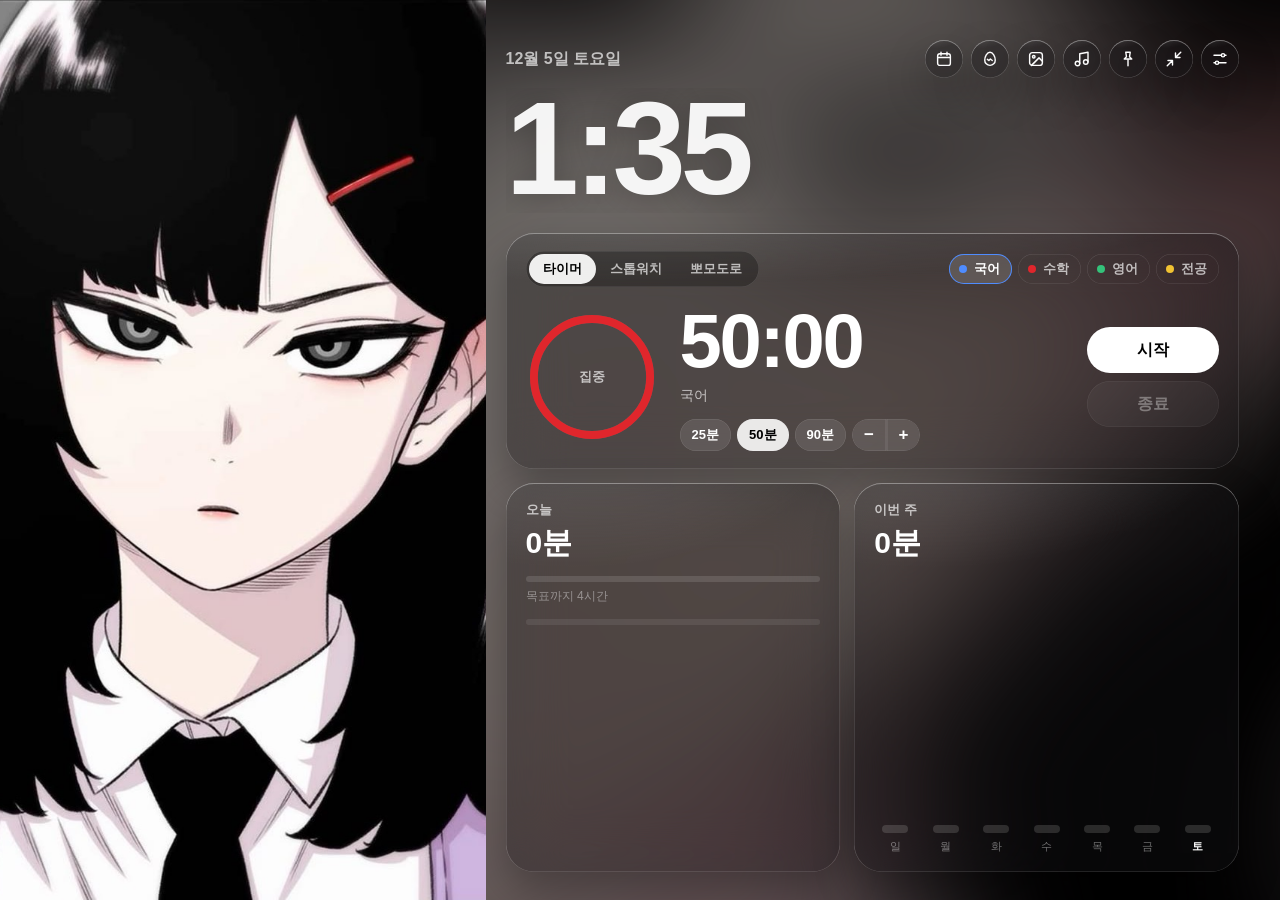
<file: app/Resources/index.html>
<!doctype html>
<html lang="ko">
<head>
<meta charset="utf-8">
<meta name="viewport" content="width=device-width, initial-scale=1">
<title>캐릭터 타이머</title>
<style>
  :root {
    --text: #ffffff;
    --dim: rgba(255, 255, 255, 0.68);
    --faint: rgba(255, 255, 255, 0.42);
    --line: rgba(255, 255, 255, 0.14);
    --glass: rgba(20, 20, 24, 0.36);
    --glass-hi: rgba(255, 255, 255, 0.10);
    --edge: rgba(255, 255, 255, 0.22);
    --pin: #e0262c;
    --tag: #f1c232;
    --font: -apple-system, BlinkMacSystemFont, "SF Pro Text", "Apple SD Gothic Neo", "Pretendard", "Malgun Gothic", sans-serif;
    --round: ui-rounded, "SF Pro Rounded", -apple-system, BlinkMacSystemFont, "Apple SD Gothic Neo", sans-serif;
    --art-w: clamp(320px, 38vw, 560px);
  }

  * { box-sizing: border-box; }
  html, body { margin: 0; height: 100%; }
  body {
    background: #000; color: var(--text);
    font-family: var(--font); font-size: 14px;
    overflow: hidden;
    -webkit-font-smoothing: antialiased;
    -webkit-user-select: none; user-select: none;
    cursor: default;
  }
  button { font: inherit; color: inherit; background: none; border: 0; padding: 0; cursor: pointer; }
  button:disabled { cursor: default; opacity: .38; }
  button:focus-visible, input:focus-visible, select:focus-visible { outline: 2px solid rgba(255,255,255,.9); outline-offset: 2px; }
  input, select { font: inherit; color: inherit; -webkit-user-select: text; user-select: text; }
  .num { font-variant-numeric: tabular-nums; }
  img { -webkit-user-drag: none; user-drag: none; }

  /* ───────── 배경 ───────── */
  .app { position: relative; height: 100vh; display: grid; grid-template-columns: var(--art-w) 1fr; }
  /* 흐린 배경은 창보다 크게 그리지만, 이 틀 밖으로는 절대 안 나가게(화면이 밀리는 원인이었어요) */
  .bg-clip { position: absolute; inset: 0; overflow: hidden; pointer-events: none; }
  .bg-blur, .bg-full, .bg-solid, .dim { position: absolute; inset: 0; pointer-events: none; }
  /* 배경 투명도: 오른쪽 배경 층들을 함께 투명하게 → Mac 앱에선 뒤의 바탕화면이 흐리게 비쳐요 */
  .bg-full, .bg-solid { opacity: var(--bg-alpha, 1); }
  .bg-solid { display: none; }
  .app.solid-bg .bg-solid { display: block; }
  html.native, html.native body { background: transparent; }
  .bg-blur {
    inset: -80px; background-size: cover; background-position: center;
    filter: blur(70px) saturate(1.4) brightness(.5); transform: scale(1.08); opacity: var(--bg-alpha, 1);
  }
  .bg-full { background-size: cover; background-position: center; display: none; }
  .app[data-layout="wide"] .bg-full { display: block; }
  .app[data-layout="wide"] .bg-full::after {
    content: ""; position: absolute; inset: 0;
    background: linear-gradient(to left, rgba(0,0,0,.55) 0%, rgba(0,0,0,.25) 45%, rgba(0,0,0,0) 70%);
  }
  .dim { background: #000; opacity: calc(var(--dim-amount, .15) * var(--bg-alpha, 1)); }
  .app.solid-bg .bg-blur { display: none; }
  .bg-colors { display: flex; flex-direction: column; gap: 12px; margin-top: 14px; }
  .bg-row { display: flex; align-items: center; gap: 8px; flex-wrap: wrap; }
  .bg-row > .hint:first-child { width: 92px; flex: none; }
  .bg-row .seg button { height: 28px; padding: 0 12px; }
  .bg-colors .swatch { width: 26px; height: 26px; }
  .bg-colors .swatch.bg-pick { width: 32px; height: 32px; }
  .swatch { width: 28px; height: 28px; border-radius: 50%; box-shadow: inset 0 0 0 1px rgba(255,255,255,.25); flex: none; position: relative; overflow: hidden; }
  .swatch[aria-pressed="true"] { box-shadow: 0 0 0 2px #fff; }
  .swatch.photo { background: linear-gradient(135deg, #8a6a5a, #3a3a52); }
  .swatch.custom { background: rgba(255,255,255,.12); display: grid; place-items: center; cursor: pointer; }
  .swatch.custom span svg { width: 12px; height: 12px; }
  .swatch.custom span { display: grid; place-items: center; pointer-events: none; }
  .swatch-wrap { position: relative; display: inline-flex; }
  .swatch-del { position: absolute; right: -5px; top: -5px; width: 16px; height: 16px; border-radius: 50%; background: rgba(0,0,0,.75); display: grid; place-items: center; opacity: 0; transition: opacity .15s; }
  .swatch-del svg { width: 7px; height: 7px; }
  .swatch-wrap:hover .swatch-del { opacity: 1; }
  .bar-pick { display: flex; align-items: center; gap: 8px; }
  .mini-pill { height: 24px; padding: 0 10px; border-radius: 999px; font-size: 12px; font-weight: 600; color: var(--dim); background: rgba(255,255,255,.08); box-shadow: inset 0 0 0 1px rgba(255,255,255,.12); }
  .mini-pill[aria-pressed="true"] { background: #fff; color: #111; box-shadow: none; }
  .bar-dot { width: 20px; height: 20px; border-radius: 50%; background: var(--c); display: grid; place-items: center; color: transparent; padding: 0; transition: transform .1s; }
  .bar-dot:hover { transform: scale(1.12); }
  .bar-dot svg { width: 11px; height: 11px; }
  .bar-dot[aria-pressed="true"] { color: #fff; box-shadow: 0 0 0 2px rgba(0,0,0,.35), 0 0 0 3.5px rgba(255,255,255,.85); }
  .bar-preview-wrap { position: relative; margin-top: 8px; padding: 10px; border-radius: 16px; overflow: hidden; }
  .bar-preview { position: relative; display: grid; grid-template-columns: repeat(7, 1fr); gap: 10px; height: 92px; padding: 12px 18px 8px; border-radius: 12px;
    box-shadow: inset 0 1px 0 rgba(255,255,255,.28), inset 0 0 0 .5px rgba(255,255,255,.14); }
  .bp-col { display: flex; flex-direction: column; align-items: center; justify-content: flex-end; gap: 5px; min-height: 0; }
  .bp-col i { display: block; width: 100%; max-width: 18px; border-radius: 4px; transition: height .3s, background .2s; }
  .bp-col span { font-size: 10px; line-height: 1; }
  .swatch.custom:disabled { opacity: .35; cursor: default; }
  .bg-pick.empty { background: conic-gradient(from 90deg, #ffd6e0, #fff1b8, #c8f2d8, #cfe8ff, #e5d9ff, #ffd6e0); }

  .art { position: relative; margin: 0; height: 100vh; overflow: hidden; }
  /* 사진과 오른쪽 화면을 깔끔하게 나눠요(흐리게 섞으면 밝은 사진에서 경계가 지저분해 보였어요) */
  .art img { width: 100%; height: 100%; object-fit: cover; display: block; }
  .app[data-layout="wide"] .art img { visibility: hidden; }
  /* 위치 맞추기: 사진을 끌어서 보이는 부분 정하기 */
  .app.adjusting .art { cursor: grab; }
  .app.adjusting .art.dragging { cursor: grabbing; }
  .app.adjusting .art::after { content: ""; position: absolute; inset: 10px; border-radius: 22px; box-shadow: inset 0 0 0 2px rgba(255,255,255,.75); pointer-events: none; }
  .adjust-bar {
    position: absolute; left: 50%; bottom: 28px; transform: translateX(-50%); z-index: 3;
    display: none; align-items: center; gap: 8px; padding: 8px 8px 8px 16px; border-radius: 999px; white-space: nowrap;
    background: rgba(20,20,24,.62); -webkit-backdrop-filter: blur(20px); backdrop-filter: blur(20px); box-shadow: inset 0 0 0 .5px rgba(255,255,255,.25);
    font-size: 13px; font-weight: 600; cursor: default;
  }
  .app.adjusting .adjust-bar { display: flex; animation: rise .25s ease; }
  .adjust-bar .done { background: #fff; color: #000; }

  /* ───────── 유리 ───────── */
  .glass {
    position: relative;
    background: var(--glass);
    -webkit-backdrop-filter: blur(28px) saturate(170%);
            backdrop-filter: blur(28px) saturate(170%);
    box-shadow:
      inset 0 1px 0 rgba(255,255,255,.28),
      inset 0 0 0 .5px var(--edge),
      0 18px 40px rgba(0,0,0,.28);
  }
  .glass::before {
    content: ""; position: absolute; inset: 0; border-radius: inherit; pointer-events: none;
    background: radial-gradient(140% 70% at 20% -20%, rgba(255,255,255,.16), rgba(255,255,255,0) 60%);
  }

  /* ───────── 오른쪽 본문 ───────── */
  .main {
    position: relative; z-index: 1;
    height: 100vh; overflow: hidden;
    padding: 40px clamp(24px, 3.2vw, 48px) 28px clamp(8px, 1.5vw, 24px);
    display: flex; flex-direction: column; gap: 14px;
    min-width: 0;
  }
  .top { display: flex; align-items: center; justify-content: space-between; gap: 12px; }
  .date { font-size: 16px; font-weight: 600; color: var(--dim); }
  .tools { display: flex; gap: 8px; }
  .tool {
    width: 38px; height: 38px; border-radius: 50%;
    display: grid; place-items: center;
    transition: background .2s;
  }
  .tool svg { width: 18px; height: 18px; position: relative; }
  .tool:hover { background: rgba(255,255,255,.08); }
  .tool[aria-pressed="true"] { background: rgba(255,255,255,.9); color: #000; }

  .clock {
    font-family: var(--round);
    font-size: clamp(64px, 15vh, 132px);
    font-weight: 700; line-height: .92; letter-spacing: -0.04em;
    color: rgba(255,255,255,.94);
    text-shadow: 0 2px 30px rgba(0,0,0,.25);
    margin: -4px 0 6px;
  }

  .card { border-radius: 28px; padding: 18px 20px; }

  /* 타이머 카드 */
  .timer { display: flex; flex-direction: column; gap: 16px; }
  .timer-head { display: flex; justify-content: space-between; align-items: center; gap: 12px; position: relative; }
  .timer-head .seg { flex: none; }

  .seg { display: inline-flex; padding: 3px; border-radius: 999px; background: rgba(0,0,0,.28); box-shadow: inset 0 0 0 .5px var(--line); }
  .seg button { height: 30px; padding: 0 14px; border-radius: 999px; font-size: 13px; font-weight: 600; color: var(--dim); transition: background .2s, color .2s; }
  .seg button[aria-selected="true"] { background: rgba(255,255,255,.92); color: #000; }

  /* 과목은 한 줄만. 넘치는 과목은 +N 버튼 → 펼친 목록에서 골라요 */
  .subjects { flex: 1; min-width: 0; display: flex; gap: 6px; flex-wrap: nowrap; justify-content: flex-start; overflow: hidden; }
  .subjects > :first-child { margin-left: auto; }   /* 오른쪽 정렬이되 넘칠 땐 오른쪽으로 넘쳐서 잴 수 있게 */
  .subjects .chip[hidden] { display: none; }
  .chip { flex: none; max-width: 150px; }
  .chip span { overflow: hidden; text-overflow: ellipsis; white-space: nowrap; }
  .chip.more { padding: 0 11px; color: var(--text); background: rgba(255,255,255,.1); }
  /* 과목 전체 목록: 맨 위 층(body 바로 아래)에 띄워서 다른 카드에 가려지지 않게 */
  .subj-menu {
    position: fixed; z-index: 25; width: 360px;
    display: flex; flex-wrap: wrap; gap: 6px; padding: 10px; border-radius: 20px; max-height: 220px; overflow-y: auto;
    background: rgba(24,24,28,.92); -webkit-backdrop-filter: blur(24px); backdrop-filter: blur(24px);
    box-shadow: 0 12px 40px rgba(0,0,0,.45), inset 0 0 0 .5px rgba(255,255,255,.2); animation: rise .18s ease;
  }
  .subj-menu[hidden] { display: none; }
  /* 색 고르기(피그마식): 채도·밝기 사각형 + 색상 막대 + HEX + 파스텔 · 최근 색 */
  .color-pop {
    position: fixed; z-index: 40; width: 244px; padding: 12px; border-radius: 14px;
    background: rgba(30,30,34,.97); -webkit-backdrop-filter: blur(28px); backdrop-filter: blur(28px); color: #f5f5f7;
    box-shadow: 0 14px 40px rgba(0,0,0,.5), inset 0 0 0 .5px rgba(255,255,255,.2); animation: rise .14s ease; user-select: none;
  }
  .color-pop[hidden] { display: none; }
  .pk-sv { position: relative; height: 150px; border-radius: 8px; cursor: crosshair; touch-action: none;
    background-image: linear-gradient(to top, #000, transparent), linear-gradient(to right, #fff, transparent); }
  .pk-hue { position: relative; height: 12px; margin-top: 12px; border-radius: 6px; cursor: pointer; touch-action: none;
    background: linear-gradient(to right, #f00, #ff0 17%, #0f0 33%, #0ff 50%, #00f 67%, #f0f 83%, #f00); }
  .pk-knob { position: absolute; width: 14px; height: 14px; margin: -7px 0 0 -7px; border-radius: 50%; pointer-events: none;
    box-shadow: 0 0 0 2px #fff, 0 0 0 3px rgba(0,0,0,.35), inset 0 0 0 1px rgba(0,0,0,.2); }
  .pk-hue .pk-knob { top: 50%; background: transparent; }
  .pk-row { display: flex; align-items: center; gap: 8px; margin-top: 12px; }
  .pk-prev { width: 26px; height: 26px; border-radius: 6px; flex: none; box-shadow: inset 0 0 0 1px rgba(255,255,255,.25); }
  .pk-hexbox { flex: 1; display: flex; align-items: center; height: 28px; padding: 0 8px; border-radius: 6px; background: rgba(255,255,255,.08);
    font: 500 12px ui-monospace, SFMono-Regular, Menlo, monospace; color: rgba(255,255,255,.5); }
  .pk-hexbox:focus-within { box-shadow: inset 0 0 0 1.5px #4f8cff; }
  .pk-hex { flex: 1; min-width: 0; background: none; border: 0; outline: 0; color: #fff; font: inherit; text-transform: uppercase; padding: 0 0 0 2px; }
  .pk-label { margin: 12px 0 6px; font-size: 11px; color: rgba(255,255,255,.55); }
  .pk-sw { display: grid; grid-template-columns: repeat(8, 1fr); gap: 6px; }
  .pk-sw button { aspect-ratio: 1; border-radius: 5px; padding: 0; box-shadow: inset 0 0 0 1px rgba(0,0,0,.12); transition: transform .1s; }
  .pk-sw button:hover { transform: scale(1.15); }
  .pk-saved { position: relative; display: flex; }
  .pk-saved button { width: 100%; }
  .pk-saved i { position: absolute; right: -4px; top: -4px; width: 13px; height: 13px; border-radius: 50%; background: rgba(0,0,0,.8); display: grid; place-items: center; opacity: 0; cursor: pointer; transition: opacity .12s; }
  .pk-saved i svg { width: 6px; height: 6px; color: #fff; }
  .pk-saved:hover i { opacity: 1; }
  .pk-sw .pk-add { aspect-ratio: 1; border-radius: 5px; padding: 0; display: grid; place-items: center; color: rgba(255,255,255,.8); box-shadow: inset 0 0 0 1.5px rgba(255,255,255,.3); }
  .pk-sw .pk-add svg { width: 11px; height: 11px; }
  .pk-sw .pk-add:hover { background: rgba(255,255,255,.1); }
  .pk-sw button[aria-pressed="true"] { box-shadow: 0 0 0 2px rgba(30,30,34,1), 0 0 0 3.5px #fff; }
  .swatch:not(.custom):hover { transform: scale(1.12); }
  .swatch { transition: transform .1s; }
  .swatch.custom input { position: absolute; inset: 0; opacity: 0; cursor: pointer; width: 100%; height: 100%; border: 0; padding: 0; }
  .subj-menu .chip { max-width: 100%; }
  .chip {
    height: 30px; padding: 0 12px 0 10px; border-radius: 999px;
    display: inline-flex; align-items: center; gap: 7px;
    font-size: 13px; font-weight: 600; color: var(--dim);
    box-shadow: inset 0 0 0 .5px var(--line);
    transition: background .2s, color .2s;
  }
  .chip i { width: 8px; height: 8px; border-radius: 50%; background: var(--c); }
  .chip[aria-pressed="true"] { background: rgba(255,255,255,.14); color: var(--text); box-shadow: inset 0 0 0 1px var(--c); }
  .chip:disabled { opacity: .3; }
  .chip:disabled[aria-pressed="true"] { opacity: 1; }

  .timer-body { display: grid; grid-template-columns: auto 1fr auto; gap: 22px; align-items: center; }
  .ring { position: relative; width: 132px; height: 132px; }
  .ring svg { width: 100%; height: 100%; transform: rotate(-90deg); }
  .ring .track { stroke: rgba(255,255,255,.12); }
  .ring .bar { stroke: var(--pin); stroke-linecap: round; transition: stroke-dashoffset .3s linear, stroke .3s; }
  .ring[data-phase="break"] .bar { stroke: rgba(255,255,255,.88); }
  .ring[data-phase="goal"] .bar { stroke: var(--tag); }
  .ring-label { position: absolute; inset: 0; display: grid; place-items: center; font-size: 13px; font-weight: 600; color: var(--dim); text-align: center; line-height: 1.3; }
  .ring.flash { animation: flash 1s ease 3; }
  @keyframes flash { 50% { transform: scale(1.06); filter: drop-shadow(0 0 18px rgba(224,38,44,.7)); } }

  .big { font-family: var(--round); font-size: clamp(48px, 8.5vh, 76px); font-weight: 600; line-height: 1; letter-spacing: -0.03em; }
  .status { margin-top: 8px; color: var(--dim); font-size: 14px; min-height: 20px; }
  .adjust { margin-top: 12px; display: flex; gap: 6px; align-items: center; flex-wrap: nowrap; min-height: 32px; white-space: nowrap; }
  .adjust > .soft { padding-left: 12px; padding-right: 12px; flex: none; }
  .adjust.locked { visibility: hidden; }
  /* −, + 는 항상 한 묶음으로 붙어 있게 */
  .adjust .stepper { display: inline-flex; gap: 0; flex: none; border-radius: 999px; overflow: hidden; }
  .adjust .stepper .soft { border-radius: 0; min-width: 34px; padding-left: 10px; padding-right: 10px; }
  .adjust .stepper .soft:first-child { border-radius: 999px 0 0 999px; }
  .adjust .stepper .soft:last-child { border-radius: 0 999px 999px 0; border-left: 1px solid rgba(255,255,255,.08); }
  .soft {
    height: 32px; min-width: 32px; padding: 0 12px; border-radius: 999px;
    font-size: 13px; font-weight: 600;
    background: rgba(255,255,255,.10); box-shadow: inset 0 0 0 .5px var(--line);
  }
  .soft[aria-pressed="true"] { background: rgba(255,255,255,.88); color: #000; }
  .soft:hover:not(:disabled):not([aria-pressed="true"]) { background: rgba(255,255,255,.16); }
  .hint { color: var(--faint); font-size: 13px; }
  .dots { display: inline-flex; gap: 6px; margin-right: 6px; }
  .dots i { width: 9px; height: 9px; border-radius: 50%; background: rgba(255,255,255,.18); }
  .dots i.on { background: var(--pin); }

  .actions { display: flex; flex-direction: column; gap: 8px; min-width: 132px; }
  .btn { height: 46px; border-radius: 23px; font-size: 16px; font-weight: 600; background: rgba(255,255,255,.12); box-shadow: inset 0 0 0 .5px var(--edge); transition: transform .12s, background .2s; }
  .btn:active:not(:disabled) { transform: scale(.97); }
  .btn.primary { background: #fff; color: #000; box-shadow: none; }
  .btn.primary.running { background: rgba(255,255,255,.82); }

  /* 통계 카드 */
  .stats { display: grid; grid-template-columns: 1fr 1.15fr; gap: 14px; flex: 1; min-height: 0; }
  .stats .card { display: flex; flex-direction: column; min-height: 0; }
  .card h3 { margin: 0; font-size: 13px; font-weight: 600; color: var(--dim); }
  .stat-val { font-family: var(--round); font-size: 30px; font-weight: 600; margin-top: 4px; letter-spacing: -0.01em; }
  .meter { height: 6px; border-radius: 3px; background: rgba(255,255,255,.12); margin-top: 12px; overflow: hidden; }
  .meter > i { display: block; height: 100%; background: var(--pin); border-radius: 3px; transition: width .4s; }
  .meter.met > i { background: var(--tag); }
  .meter-cap { margin-top: 6px; font-size: 12px; color: var(--faint); }
  .stack { display: flex; height: 6px; border-radius: 3px; overflow: hidden; margin-top: 14px; background: rgba(255,255,255,.08); }
  .stack i { height: 100%; }
  .legend { margin-top: 8px; display: flex; flex-wrap: wrap; gap: 4px 12px; font-size: 12px; color: var(--dim); }
  .legend span { display: inline-flex; align-items: center; gap: 5px; }
  .legend b { width: 7px; height: 7px; border-radius: 50%; }

  .week-head { display: flex; justify-content: space-between; align-items: baseline; }
  .streak { font-size: 12px; color: var(--dim); }
  /* 이번 주: 처음 모양 그대로, 막대는 모두 같은 색(배경 색에 맞춰 자동) */
  .bars { flex: 1; display: grid; grid-template-columns: repeat(7, 1fr); gap: 8px; align-items: end; margin-top: 10px; min-height: 60px; }
  .bar-col { display: flex; flex-direction: column; align-items: center; gap: 6px; height: 100%; justify-content: flex-end; }
  .bar-col .b { width: 100%; max-width: 26px; border-radius: 6px; min-height: 3px; transition: height .4s;
    background: var(--bar, #6c8cff); }
  .bar-col.empty .b { background: rgba(255,255,255,.14); }
  .bar-col span { font-size: 11px; color: var(--faint); }
  .bar-col.today span { color: var(--text); font-weight: 700; }

  /* ───────── 시트(달력·배경·설정) ───────── */
  .sheet-wrap { position: fixed; inset: 0; z-index: 10; display: grid; place-items: center; background: rgba(0,0,0,.35); }
  .sheet-wrap[hidden] { display: none; }
  .sheet {
    width: min(1000px, calc(100vw - 64px)); max-height: calc(100vh - 72px);
    border-radius: 32px; display: flex; flex-direction: column; overflow: hidden;
    background: rgba(22, 22, 26, .62);
    animation: rise .22s ease;
  }
  @keyframes rise { from { transform: translateY(10px) scale(.985); opacity: 0; } }
  .sheet-head { display: flex; align-items: center; justify-content: space-between; padding: 20px 22px 6px 26px; position: relative; }
  .sheet-head h2 { margin: 0; font-size: 20px; font-weight: 700; }
  .sheet-body { padding: 10px 26px 26px; overflow: auto; position: relative; }
  .close { width: 32px; height: 32px; border-radius: 50%; background: rgba(255,255,255,.1); display: grid; place-items: center; }
  .close svg { width: 14px; height: 14px; }

  /* 달력 */
  .cal { display: grid; grid-template-columns: 1.35fr 1fr; gap: 24px; }
  .cal-nav { display: flex; align-items: center; gap: 10px; margin-bottom: 12px; }
  .cal-nav h3 { margin: 0; font-size: 17px; font-weight: 700; min-width: 120px; }
  .cal-nav .soft { width: 32px; padding: 0; }
  .cal-nav .soft.text { width: auto; padding: 0 12px; }
  .month-sum { display: grid; grid-template-columns: repeat(4, 1fr); gap: 8px; margin-bottom: 14px; }
  .month-sum div { padding: 10px 12px; border-radius: 16px; background: rgba(255,255,255,.06); }
  .month-sum small { display: block; font-size: 11px; color: var(--faint); }
  .month-sum b { font-size: 15px; font-weight: 600; }
  .grid { display: grid; grid-template-columns: repeat(7, 1fr); gap: 5px; }
  .grid.wds { margin-bottom: 4px; }
  /* 달력 창은 주가 5줄이든 6줄이든 크기가 같아요. 넘치는 줄은 달력 안에서만 스크롤 */
  .sheet.cal-sheet { height: min(600px, calc(100vh - 72px)); }
  .sheet.cal-sheet .sheet-body { flex: 1; min-height: 0; overflow: hidden; display: flex; }
  .cal-sheet .cal { flex: 1; min-height: 0; }
  .cal-sheet .cal > div:first-child { display: flex; flex-direction: column; min-height: 0; }
  .cal-sheet .grid-scroll { flex: 1; min-height: 0; overflow-y: auto; overscroll-behavior: contain; border-radius: 12px; }
  .cal-sheet .day { aspect-ratio: auto; height: 62px; }
  .cal-sheet .detail { min-height: 0; overflow-y: auto; }
  .grid .wd { text-align: center; font-size: 11px; color: var(--faint); padding-bottom: 4px; }
  .grid .wd:first-child { color: rgba(255,120,120,.7); }
  .day {
    position: relative; aspect-ratio: 1 / .86; border-radius: 12px; padding: 6px 7px;
    display: flex; flex-direction: column; justify-content: space-between; align-items: flex-start;
    background: rgba(224, 38, 44, var(--heat, 0)); box-shadow: inset 0 0 0 .5px rgba(255,255,255,.06);
    text-align: left;
  }
  .day.empty { background: rgba(255,255,255,.03); }
  .day.out { opacity: .28; }
  .day .d { font-size: 12px; font-weight: 600; }
  .day .t { font-size: 11px; color: rgba(255,255,255,.85); }
  .day.today .d { background: #fff; color: #000; border-radius: 999px; padding: 0 6px; margin-left: -3px; }
  .day.sel { box-shadow: inset 0 0 0 2px #fff; }
  .day.met::after { content: ""; position: absolute; top: 8px; right: 8px; width: 6px; height: 6px; border-radius: 50%; background: var(--tag); }

  .detail { display: flex; flex-direction: column; gap: 12px; min-width: 0; }
  .detail h3 { margin: 0; font-size: 17px; font-weight: 700; }
  .detail .total { font-family: var(--round); font-size: 34px; font-weight: 600; }
  .list { display: flex; flex-direction: column; gap: 4px; max-height: 300px; overflow: auto; }
  .row {
    display: grid; grid-template-columns: 104px 1fr auto 28px; gap: 10px; align-items: center;
    padding: 8px 10px; border-radius: 12px; background: rgba(255,255,255,.05); font-size: 13px;
  }
  .row .sub { display: inline-flex; align-items: center; gap: 6px; min-width: 0; overflow: hidden; white-space: nowrap; text-overflow: ellipsis; }
  .row .sub i { width: 7px; height: 7px; border-radius: 50%; flex: none; }
  .row .x { width: 26px; height: 26px; border-radius: 50%; display: grid; place-items: center; color: var(--faint); }
  .row .x:hover { background: rgba(255,255,255,.1); color: #fff; }
  .row.confirm { grid-template-columns: 1fr auto auto; background: rgba(224,38,44,.18); }
  .danger { color: #ff6b6b; }
  .empty-note { color: var(--faint); font-size: 13px; padding: 10px 0; }
  .add { display: grid; grid-template-columns: 1fr 92px 78px auto; gap: 6px; align-items: center; padding-top: 10px; border-top: .5px solid var(--line); }
  .field {
    height: 34px; border-radius: 10px; border: 0; padding: 0 10px;
    background: rgba(255,255,255,.09); box-shadow: inset 0 0 0 .5px var(--line);
    min-width: 0;
  }
  select.field { -webkit-appearance: none; appearance: none; padding-right: 22px;
    background-image: linear-gradient(45deg, transparent 50%, #fff 50%), linear-gradient(135deg, #fff 50%, transparent 50%);
    background-position: calc(100% - 13px) 15px, calc(100% - 9px) 15px; background-size: 4px 4px; background-repeat: no-repeat; }
  select.field option { color: #000; }
  .unit { display: flex; align-items: center; gap: 4px; }
  .unit .field { width: 100%; text-align: right; }

  /* 배경 */
  .walls { display: grid; grid-template-columns: repeat(auto-fill, minmax(150px, 1fr)); gap: 12px; }
  .wall { position: relative; aspect-ratio: 16 / 10; border-radius: 16px; overflow: hidden; background: rgba(255,255,255,.06) center / cover no-repeat; box-shadow: inset 0 0 0 .5px var(--line); }
  .wall.sel { box-shadow: 0 0 0 3px #fff; }
  .wall .del { position: absolute; top: 6px; right: 6px; width: 26px; height: 26px; border-radius: 50%; background: rgba(0,0,0,.55); display: grid; place-items: center; }
  .wall .del svg { width: 11px; height: 11px; }
  .wall.add-tile { display: grid; place-items: center; color: var(--dim); font-weight: 600; border: 1.5px dashed rgba(255,255,255,.28); box-shadow: none; }
  .wall.add-tile span { display: grid; justify-items: center; gap: 6px; }
  .wall.add-tile svg { width: 22px; height: 22px; }
  .slider-row { display: flex; align-items: center; gap: 14px; margin-top: 18px; }
  input[type=range] { flex: 1; accent-color: #fff; }

  /* 설정 */
  .settings { display: grid; grid-template-columns: 1fr 1fr; gap: 18px 28px; }
  .group h3 { margin: 0 0 8px; font-size: 13px; color: var(--dim); font-weight: 600; }
  .set-row { display: flex; align-items: center; justify-content: space-between; gap: 10px; padding: 10px 14px; border-radius: 14px; background: rgba(255,255,255,.05); margin-bottom: 6px; }
  .stepper { display: inline-flex; align-items: center; gap: 8px; }
  .stepper b { min-width: 74px; text-align: center; font-weight: 600; }
  .stepper .soft { width: 32px; padding: 0; font-size: 17px; }
  .switch { width: 46px; height: 28px; border-radius: 14px; background: rgba(255,255,255,.18); position: relative; transition: background .2s; }
  .switch::after { content: ""; position: absolute; top: 3px; left: 3px; width: 22px; height: 22px; border-radius: 50%; background: #fff; transition: transform .2s; box-shadow: 0 1px 3px rgba(0,0,0,.3); }
  .switch[aria-checked="true"] { background: #34c27a; }
  .switch[aria-checked="true"]::after { transform: translateX(18px); }
  .subj-row { display: grid; grid-template-columns: 28px 1fr 28px; gap: 8px; align-items: center; margin-bottom: 6px; }
  .subj-color { position: relative; width: 22px; height: 22px; border-radius: 50%; background: var(--c); box-shadow: inset 0 0 0 2px rgba(0,0,0,.25), 0 0 0 1px rgba(255,255,255,.18); cursor: pointer; justify-self: center; transition: transform .12s; }
  .subj-color:hover { transform: scale(1.12); }
  .subj-add { display: grid; grid-template-columns: 1fr auto; gap: 8px; margin-top: 4px; }
  .snd-pick { display: inline-flex; gap: 6px; align-items: center; }
  .snd-pick select.field { width: 190px; }
  .play { width: 32px; height: 32px; padding: 0; display: grid; place-items: center; }
  .play svg { width: 12px; height: 12px; }
  .play[aria-pressed="true"] { background: var(--pin); color: #fff; }
  .songs { display: flex; flex-direction: column; gap: 6px; margin-bottom: 8px; }
  .song { display: grid; grid-template-columns: 1fr auto auto 28px; gap: 8px; align-items: center; padding: 8px 10px 8px 14px; border-radius: 14px; background: rgba(255,255,255,.05); }
  .song .name { min-width: 0; overflow: hidden; white-space: nowrap; text-overflow: ellipsis; font-weight: 600; }
  .song .name small { display: block; font-weight: 400; color: var(--faint); font-size: 11px; margin-top: 2px; }
  .song .stepper b { min-width: 52px; font-size: 13px; }
  .song .stepper .soft { width: 28px; height: 28px; min-width: 28px; font-size: 15px; }
  .range-row input[type=range] { width: 170px; flex: none; }

  /* 알람 목록 */
  .alarm-top { display: flex; align-items: center; gap: 14px; flex-wrap: wrap; margin-bottom: 14px; }
  .alarm-top .hint { margin: 0; }
  .alarm-add { display: grid; grid-template-columns: 1.6fr 1fr 84px auto auto; gap: 8px; align-items: center; }
  .alarm-add .field { height: 38px; }
  .alarm-add { margin-bottom: 12px; }
  .search { width: 100%; height: 38px; margin-bottom: 10px; padding-left: 36px !important;
    background-image: url("data:image/svg+xml,%3Csvg xmlns='http://www.w3.org/2000/svg' viewBox='0 0 24 24' fill='none' stroke='white' stroke-opacity='.5' stroke-width='2' stroke-linecap='round'%3E%3Ccircle cx='11' cy='11' r='7'/%3E%3Cpath d='M20 20l-4-4'/%3E%3C/svg%3E");
    background-repeat: no-repeat; background-position: 12px center; background-size: 16px; }
  .alarm-list { display: flex; flex-direction: column; gap: 6px; }
  .alarm { display: grid; grid-template-columns: 26px 72px 1fr auto auto auto 28px; gap: 12px; align-items: center; padding: 8px 10px; border-radius: 16px; background: rgba(255,255,255,.05); }
  .alarm.single { grid-template-columns: 72px 1fr auto auto auto 28px; }
  .alarm.picked { box-shadow: inset 0 0 0 1.5px var(--pin); background: rgba(224,38,44,.10); }
  .alarm .thumb { width: 72px; height: 40px; border-radius: 8px; object-fit: cover; background: rgba(255,255,255,.08); display: grid; place-items: center; color: var(--dim); }
  .alarm .thumb svg { width: 18px; height: 18px; }
  .alarm .meta { min-width: 0; }
  .alarm .meta input { width: 100%; height: 28px; border: 0; background: transparent; padding: 0 4px; margin-left: -4px; border-radius: 6px; font-weight: 600; font-size: 14px; }
  .alarm .meta input:focus { background: rgba(255,255,255,.1); outline: none; }
  .alarm .meta small { display: block; color: var(--faint); font-size: 11px; margin-top: 1px; padding-left: 0; }
  .alarm .stepper b { min-width: 48px; font-size: 13px; }
  .alarm .stepper .soft { width: 28px; height: 28px; min-width: 28px; font-size: 15px; }
  .alarm { grid-template-columns: 26px 72px 1fr auto auto auto 28px; }
  .chip-time { min-width: 64px; font-variant-numeric: tabular-nums; }
  .chip-time[aria-pressed="true"] { background: #fff; color: #000; }
  .editor {
    display: grid; grid-template-columns: auto 1fr auto auto auto auto; gap: 10px; align-items: center;
    margin: -2px 0 4px; padding: 12px 14px; border-radius: 16px; background: rgba(255,255,255,.08);
    animation: rise .18s ease;
  }
  .play.big { width: 40px; height: 40px; border-radius: 50%; }
  .play.big svg { width: 14px; height: 14px; }
  .etime { font-size: 12px; color: var(--dim); min-width: 84px; text-align: right; }
  .btn.sm { height: 34px; padding: 0 14px; font-size: 13px; border-radius: 17px; }
  .check { width: 22px; height: 22px; accent-color: var(--pin); cursor: pointer; }

  /* ───────── 알람 창 ───────── */
  .sheet-head { gap: 12px; }
  .sheet-extra { margin-left: auto; }
  .sheet-extra:empty { display: none; }
  .paste {
    display: flex; align-items: center; gap: 8px;
    height: 52px; padding: 0 8px 0 16px; border-radius: 26px;
    background: rgba(255,255,255,.07); box-shadow: inset 0 0 0 .5px var(--line);
    transition: box-shadow .2s, background .2s;
  }
  .paste:focus-within { background: rgba(255,255,255,.1); box-shadow: inset 0 0 0 1px rgba(255,255,255,.45); }
  .paste-ic { width: 18px; height: 18px; color: var(--faint); flex: none; }
  .paste-ic svg { width: 100%; height: 100%; }
  .paste input { flex: 1; min-width: 0; height: 100%; border: 0; background: transparent; font-size: 15px; outline: none; }
  .paste input::placeholder { color: var(--faint); }
  .paste .soft { height: 36px; padding: 0 16px; }
  .paste-sep { width: 1px; height: 22px; background: var(--line); }
  .tiles-head { display: flex; align-items: center; gap: 12px; justify-content: space-between; margin: 18px 2px 10px; min-height: 20px; }
  .tiles-head .search { width: 220px; margin: 0; height: 34px; }
  .tiles-head .vol { display: inline-flex; align-items: center; gap: 8px; margin-left: auto; color: var(--dim); }
  .tiles-head .vol svg { width: 16px; height: 16px; }
  .tiles-head .vol input { width: 140px; accent-color: #fff; }
  .tiles { display: grid; grid-template-columns: repeat(auto-fill, minmax(168px, 1fr)); gap: 14px; }
  #musicList { grid-template-columns: repeat(3, 1fr); }
  #musicList .thumb { aspect-ratio: 5 / 2; }
  .tiles.small { grid-template-columns: repeat(auto-fill, minmax(118px, 1fr)); gap: 10px; }
  .tiles.small .thumb { aspect-ratio: 2 / 1; }
  .tiles.small .t-title { font-size: 13px; }
  .song-results { display: grid; gap: 6px; margin-top: 10px; max-height: 300px; overflow: auto; }
  .song-results:empty { display: none; }
  .song-msg, .song-credit { padding: 8px 4px; font-size: 12px; }
  .song-row { display: grid; grid-template-columns: 48px 1fr auto; gap: 12px; align-items: center; padding: 6px 8px 6px 6px; border-radius: 14px; background: rgba(255,255,255,.04); }
  .song-row.on { background: rgba(224,38,44,.14); }
  .song-art { position: relative; width: 48px; height: 48px; border-radius: 10px; overflow: hidden; background: rgba(255,255,255,.08); }
  .song-art img { width: 100%; height: 100%; object-fit: cover; display: block; }
  .song-art span { position: absolute; inset: 0; display: grid; place-items: center; background: rgba(0,0,0,.35); opacity: 0; transition: opacity .15s; }
  .song-art span svg { width: 14px; height: 14px; }
  .song-row:hover .song-art span, .song-row.on .song-art span { opacity: 1; }
  .song-text { min-width: 0; }
  .song-title { font-size: 14px; font-weight: 600; white-space: nowrap; overflow: hidden; text-overflow: ellipsis; }
  .song-text .hint { font-size: 12px; white-space: nowrap; overflow: hidden; text-overflow: ellipsis; }
  .snd-group { margin: 18px 4px 10px; font-size: 12px; font-weight: 700; letter-spacing: .02em; color: var(--dim); }
  .tiles-head + .snd-group { margin-top: 4px; }
  .tile {
    position: relative; padding: 8px 8px 12px; border-radius: 20px; cursor: pointer;
    background: rgba(255,255,255,.04);
    transition: background .2s, transform .15s, box-shadow .2s;
    outline: none;
  }
  .tile:hover { background: rgba(255,255,255,.08); }
  .tile:active { transform: scale(.985); }
  .tile:focus-visible { box-shadow: 0 0 0 2px rgba(255,255,255,.8); }
  .tile.sel { background: rgba(224,38,44,.12); box-shadow: inset 0 0 0 1.5px var(--pin); }
  .thumb { position: relative; aspect-ratio: 16 / 9; border-radius: 13px; overflow: hidden; background: rgba(255,255,255,.06); }
  .thumb img { width: 100%; height: 100%; object-fit: cover; display: block; }
  .art-ph {
    position: absolute; inset: 0; display: grid; place-items: center; color: rgba(255,255,255,.85);
    background: linear-gradient(135deg, hsl(var(--h, 0) 55% 42%), hsl(calc(var(--h, 0) + 40) 60% 22%));
  }
  .art-ph.sys { background: linear-gradient(135deg, #3a3a42, #1d1d22); }
  .art-ph svg { width: 26px; height: 26px; }
  .t-play, .t-del, .t-check { position: absolute; display: grid; place-items: center; border-radius: 50%; transition: opacity .18s, transform .18s; }
  .t-play {
    left: 50%; top: 50%; width: 42px; height: 42px; margin: -21px 0 0 -21px;
    background: rgba(0,0,0,.45); -webkit-backdrop-filter: blur(12px); backdrop-filter: blur(12px);
    box-shadow: inset 0 0 0 .5px rgba(255,255,255,.35); opacity: 0; transform: scale(.9);
  }
  .t-play svg { width: 14px; height: 14px; }
  .t-del { right: 6px; top: 6px; width: 24px; height: 24px; background: rgba(0,0,0,.55); opacity: 0; }
  .t-del svg { width: 10px; height: 10px; }
  .tile:hover .t-play, .tile.on .t-play, .t-play:focus-visible { opacity: 1; transform: scale(1); }
  .tile:hover .t-del, .t-del:focus-visible { opacity: 1; }
  .tile.on .t-play { background: var(--pin); box-shadow: none; }
  .t-check { left: 6px; top: 6px; width: 22px; height: 22px; background: var(--pin); color: #fff; opacity: 0; transform: scale(.6); }
  .t-check svg { width: 12px; height: 12px; }
  .tile.sel .t-check { opacity: 1; transform: scale(1); }
  .t-title { margin: 10px 4px 0; font-size: 13px; font-weight: 600; line-height: 1.35; display: -webkit-box; -webkit-line-clamp: 2; -webkit-box-orient: vertical; overflow: hidden; min-height: 2.7em; }
  .t-rename { width: 100%; font: inherit; border: 0; border-radius: 6px; padding: 2px 4px; background: rgba(255,255,255,.14); color: #fff; outline: none; }
  .t-meta { margin: 4px 4px 0; font-size: 11px; color: var(--faint); }

  /* ───────── 검정 글씨 모드 (밝은 배경색용) — 시트·알림 창은 원래대로 ───────── */
  .app.ink-dark .main, .app.ink-dark .mini {
    --text: #111114; --dim: rgba(0,0,0,.62); --faint: rgba(0,0,0,.44); --line: rgba(0,0,0,.12);
    --glass: rgba(255,255,255,.42); --edge: rgba(0,0,0,.10);
    color: var(--text);
  }
  .app.ink-dark .clock { color: rgba(0,0,0,.86); }
  .app.ink-dark .glass { box-shadow: inset 0 1px 0 rgba(255,255,255,.7), inset 0 0 0 .5px var(--edge), 0 14px 34px rgba(0,0,0,.12); }
  .app.ink-dark .seg { background: rgba(0,0,0,.07); }
  .app.ink-dark .soft, .app.ink-dark .chip.more, .app.ink-dark .btn { background: rgba(0,0,0,.06); }
  .app.ink-dark .tool:hover, .app.ink-dark .soft:hover:not(:disabled):not([aria-pressed="true"]) { background: rgba(0,0,0,.1); }
  .app.ink-dark .tool[aria-pressed="true"], .app.ink-dark .seg button[aria-selected="true"],
  .app.ink-dark .soft[aria-pressed="true"], .app.ink-dark .btn.primary, .app.ink-dark .mini-go { background: #111114; color: #fff; }
  .app.ink-dark .btn.primary.running { background: rgba(17,17,20,.82); }
  .app.ink-dark .chip[aria-pressed="true"] { background: rgba(255,255,255,.62); }
  .app.ink-dark .adjust .stepper .soft:last-child { border-left-color: rgba(0,0,0,.08); }
  .app.ink-dark .ring .track { stroke: rgba(0,0,0,.12); }
  .app.ink-dark .ring[data-phase="break"] .bar { stroke: rgba(0,0,0,.72); }
  .app.ink-dark .dots i, .app.ink-dark .meter, .app.ink-dark .mini-bar { background: rgba(0,0,0,.12); }
  .app.ink-dark .stack { background: rgba(0,0,0,.08); }
  .app.ink-dark .bar-col.empty .b { background: rgba(0,0,0,.12); }
  .app.ink-dark .mini-bar.break i { background: rgba(0,0,0,.7); }

  /* ───────── 간소화 ───────── */
  .mini { display: none; }
  /* 간소화 창도 큰 창과 같은 배경(사진 흐림 또는 고른 색 · 밝기 · 투명도)을 그대로 써요 */
  .app.compact > :not(.mini):not(.toast):not(.alert):not(.bg-clip):not(.bg-solid):not(.dim) { display: none !important; }
  .app.compact { grid-template-columns: 1fr; }
  .app.compact .mini {
    display: grid; grid-template-columns: auto 1fr; height: 100vh; width: 100vw; position: relative; z-index: 1;
    animation: miniIn .45s cubic-bezier(.16,.84,.24,1);
  }
  @keyframes miniIn { from { opacity: 0; transform: scale(1.03); } }
  .mini-art { height: 100vh; aspect-ratio: 1 / 1; overflow: hidden; }
  .mini-art img { width: 100%; height: 100%; object-fit: cover; display: block; transform: translateZ(0); }   /* 큰 창처럼 깔끔하게 나눠요 */
  .mini-body { padding-left: 16px !important; }
  .mini-body { min-width: 0; display: flex; flex-direction: column; justify-content: center; padding: 14px 16px 14px 4px; }
  .mini-sub { display: flex; align-items: center; gap: 8px; font-size: 12px; font-weight: 600; color: var(--dim); white-space: nowrap; overflow: hidden; }
  .mini-sub > span:last-child { overflow: hidden; text-overflow: ellipsis; }
  .mini-mode { flex: none; padding: 2px 8px; border-radius: 999px; font-size: 11px; font-weight: 700; color: #fff; background: rgba(224,38,44,.85); }
  .mini-mode.break { background: rgba(255,255,255,.22); }
  .app.compact .toast { bottom: auto; top: 8px; transform: translate(-50%, -8px); font-size: 12px; padding: 6px 14px; }
  .app.compact .toast.show { transform: translate(-50%, 0); }
  .mini-time { font-family: var(--round); font-size: 44px; font-weight: 600; letter-spacing: -0.03em; line-height: 1.05; margin-top: 2px; }
  .mini-bar { height: 4px; border-radius: 2px; background: rgba(255,255,255,.14); margin: 8px 0 12px; overflow: hidden; }
  .mini-bar i { display: block; height: 100%; width: 0; background: var(--pin); border-radius: 2px; transition: width .3s linear; }
  .mini-bar.break i { background: rgba(255,255,255,.85); }
  .mini-bar.goal i { background: var(--tag); }
  .mini-actions { display: flex; align-items: center; gap: 8px; }
  .mini-spacer { flex: 1; }
  .mini-go { width: 40px; height: 40px; border-radius: 50%; background: #fff; color: #000; display: grid; place-items: center; transition: transform .12s; }
  .mini-go:active { transform: scale(.94); }
  .mini-go svg { width: 14px; height: 14px; }
  .mini .tool { width: 34px; height: 34px; }
  .mini .tool svg { width: 16px; height: 16px; }

  /* 브라우저에서 열었을 때 쓰는 알림 창 (앱에서는 Mac 알림 창이 대신 떠요) */
  .alert {
    position: fixed; top: 16px; left: 50%; z-index: 30; transform: translateX(-50%);
    width: min(540px, calc(100vw - 32px)); border-radius: 30px; padding: 22px;
    display: grid; grid-template-columns: 124px 1fr; gap: 22px; align-items: center;
    background: rgba(28, 28, 32, .72);
    animation: drop .28s ease;
  }
  .alert[hidden] { display: none; }
  @keyframes drop { from { transform: translate(-50%, -20px); opacity: 0; } }
  .alert img { width: 124px; height: 124px; border-radius: 24px; object-fit: cover; }
  .alert h2 { margin: 0; font-size: 26px; font-weight: 700; display: flex; align-items: center; gap: 10px; }
  .alert h2::before { content: ""; width: 8px; height: 8px; border-radius: 50%; background: var(--pin); }
  .alert p { margin: 6px 0 14px; color: var(--dim); font-size: 14px; line-height: 1.45; white-space: pre-line; }
  .alert .row-btns { display: flex; gap: 8px; }
  .alert .btn { height: 36px; padding: 0 18px; font-size: 14px; border-radius: 18px; }

  /* 토스트 */
  .toast {
    position: fixed; left: 50%; bottom: 26px; z-index: 20;
    transform: translate(-50%, 16px); opacity: 0;
    padding: 10px 18px; border-radius: 999px; font-size: 13px; font-weight: 600;
    transition: opacity .25s, transform .25s; pointer-events: none;
  }
  .toast.show { opacity: 1; transform: translate(-50%, 0); }

  @media (max-width: 980px) {
    .app { --art-w: 34% !important; }
    .timer-body { grid-template-columns: auto 1fr; }
    .actions { grid-column: 1 / -1; flex-direction: row; }
    .actions .btn { flex: 1; }
    .cal, .settings { grid-template-columns: 1fr; }
  }
  @media (max-height: 780px) {
    .main { padding-top: 34px; gap: 12px; }
    .clock { font-size: clamp(56px, 12.5vh, 110px); }
    .ring { width: 116px; height: 116px; }
    .card { padding: 16px 18px; }
    .stat-val { font-size: 26px; }
    .stats .bars { min-height: 40px; }
  }
  /* ───────── 켜질 때: 캐릭터가 초점을 잡으며 들어오고, 시계가 올라오고, 유리 카드가 맺혀요 ───────── */
  .clock-wrap { overflow: hidden; margin: -4px 0 6px; padding-bottom: 4px; }
  .clock-wrap .clock { margin: 0; }
  .app.booting .bg-blur { transition: opacity 1.2s ease; }
  .app.booting .dim { transition: opacity 1.2s ease; }
  .app.booting .art img { transition: opacity 1s ease, transform 1.8s cubic-bezier(.16,.84,.24,1), filter 1.3s ease; }
  .app.booting .date, .app.booting .tools { transition: opacity .7s ease .55s, transform .9s cubic-bezier(.16,.84,.24,1) .55s; }
  .app.booting .clock { transition: transform 1s cubic-bezier(.16,.84,.24,1) .35s; }
  .app.booting .timer, .app.booting .stats > .card {
    transition: opacity .8s ease, transform 1s cubic-bezier(.16,.84,.24,1), filter .9s ease;
  }
  .app.booting .timer { transition-delay: .6s; }
  .app.booting .stats > .card:nth-child(1) { transition-delay: .74s; }
  .app.booting .stats > .card:nth-child(2) { transition-delay: .84s; }
  .app.booting .ring .bar { transition: stroke-dashoffset 1.4s cubic-bezier(.16,.84,.24,1) 1s; }
  .app.boot .bg-blur { opacity: 0; }
  .app.boot .dim { opacity: 1; }
  .app.boot .art img { opacity: 0; transform: translateX(-36px) scale(1.08); filter: blur(18px) brightness(.55); }
  .app.boot .date, .app.boot .tools { opacity: 0; transform: translateY(-10px); }
  .app.boot .clock { transform: translateY(108%); }
  .app.boot .timer, .app.boot .stats > .card { opacity: 0; transform: translateY(26px) scale(.965); filter: blur(10px); }

  @media (prefers-reduced-motion: reduce) {
    *, *::before, *::after { animation: none !important; transition: none !important; }
  }
</style>
<link rel="stylesheet" href="tama/tama.css">
</head>
<body>
<div class="app boot booting" id="app" data-layout="tall">
  <div class="bg-clip"><div class="bg-blur" id="bgBlur"></div></div>
  <div class="bg-full" id="bgFull"></div>
  <div class="bg-solid" id="bgSolid"></div>
  <div class="dim" id="dim"></div>

  <figure class="art"><img id="artImg" alt="" draggable="false">
    <div class="adjust-bar" id="adjustBar">
      <span>끌어서 위치 맞추기</span>
      <button class="soft" id="adjustReset">처음대로</button>
      <button class="soft done" id="adjustDone">완료</button>
    </div>
  </figure>

  <main class="main">
    <header class="top">
      <div class="date" id="date"></div>
      <nav class="tools">
        <button class="tool glass" id="openCalendar" title="달력" aria-label="달력">
          <svg viewBox="0 0 24 24" fill="none" stroke="currentColor" stroke-width="1.9" stroke-linecap="round" stroke-linejoin="round"><rect x="3.5" y="5" width="17" height="15.5" rx="3"/><path d="M3.5 10h17M8 3v4M16 3v4"/></svg>
        </button>
        <button class="tool glass tama-tool" id="openTama" title="다마고치+" aria-label="다마고치+">
          <svg viewBox="0 0 24 24" fill="none" stroke="currentColor" stroke-width="1.9" stroke-linecap="round" stroke-linejoin="round"><path d="M12 3c3.9 0 7 6 7 10.5A7 7 0 0 1 5 13.5C5 9 8.1 3 12 3z"/><path d="M8.5 12.5l2 1.5 2-2 2.5 2"/></svg>
          <i class="tama-dot" id="tamaDot" hidden></i>
        </button>
        <button class="tool glass" id="openWalls" title="배경" aria-label="배경">
          <svg viewBox="0 0 24 24" fill="none" stroke="currentColor" stroke-width="1.9" stroke-linecap="round" stroke-linejoin="round"><rect x="3.5" y="3.5" width="17" height="17" rx="3.5"/><circle cx="9" cy="9" r="1.7"/><path d="M20.5 15l-4.5-4.5L6 20.5"/></svg>
        </button>
        <button class="tool glass" id="openAlarms" title="알람" aria-label="알람">
          <svg viewBox="0 0 24 24" fill="none" stroke="currentColor" stroke-width="1.9" stroke-linecap="round" stroke-linejoin="round"><path d="M9 18V5l11-2v13"/><circle cx="6" cy="18" r="3"/><circle cx="17" cy="16" r="3"/></svg>
        </button>
        <button class="tool glass" id="pinTop" title="항상 위에 띄우기" aria-label="항상 위에 띄우기" aria-pressed="false">
          <svg viewBox="0 0 24 24" fill="none" stroke="currentColor" stroke-width="1.9" stroke-linecap="round" stroke-linejoin="round"><path d="M9 3h6l-1 6 3 3H7l3-3-1-6zM12 12v9"/></svg>
        </button>
        <button class="tool glass" id="toCompact" title="간소화" aria-label="간소화">
          <svg viewBox="0 0 24 24" fill="none" stroke="currentColor" stroke-width="1.9" stroke-linecap="round" stroke-linejoin="round"><path d="M4 14h6v6M20 10h-6V4M14 10l7-7M3 21l7-7"/></svg>
        </button>
        <button class="tool glass" id="openSettings" title="설정" aria-label="설정">
          <svg viewBox="0 0 24 24" fill="none" stroke="currentColor" stroke-width="1.9" stroke-linecap="round" stroke-linejoin="round"><path d="M4 7h10M18 7h2M4 17h2M10 17h10"/><circle cx="16" cy="7" r="2.2"/><circle cx="8" cy="17" r="2.2"/></svg>
        </button>
      </nav>
    </header>

    <div class="clock-wrap"><div class="clock num" id="clock"></div></div>

    <section class="card glass timer" aria-label="타이머">
      <div class="timer-head">
        <div class="seg" id="modeSeg" role="tablist" aria-label="방식">
          <button role="tab" data-mode="timer">타이머</button>
          <button role="tab" data-mode="stopwatch">스톱워치</button>
          <button role="tab" data-mode="pomo">뽀모도로</button>
        </div>
        <div class="subjects" id="subjects" aria-label="과목"></div>
      </div>
      <div class="timer-body">
        <div class="ring" id="ring">
          <svg viewBox="0 0 100 100" aria-hidden="true">
            <circle class="track" cx="50" cy="50" r="44" fill="none" stroke-width="6"/>
            <circle class="bar" id="ringBar" cx="50" cy="50" r="44" fill="none" stroke-width="6"/>
          </svg>
          <div class="ring-label" id="ringLabel"></div>
        </div>
        <div>
          <div class="big num" id="big">00:00</div>
          <div class="status" id="status"></div>
          <div class="adjust" id="adjust"></div>
        </div>
        <div class="actions">
          <button class="btn primary" id="go">시작</button>
          <button class="btn" id="stop" disabled>종료</button>
        </div>
      </div>
    </section>

    <section class="stats">
      <div class="card glass">
        <h3>오늘</h3>
        <div class="stat-val num" id="todayVal">0분</div>
        <div class="meter" id="goalMeter"><i></i></div>
        <div class="meter-cap" id="goalCap"></div>
        <div class="stack" id="todayStack"></div>
        <div class="legend" id="todayLegend"></div>
      </div>
      <div class="card glass">
        <div class="week-head"><h3>이번 주</h3><span class="streak" id="streak"></span></div>
        <div class="stat-val num" id="weekVal">0분</div>
        <div class="bars" id="bars"></div>
      </div>
    </section>
    <section class="card glass nest" id="nest" hidden aria-label="공룡 둥지"></section>
  </main>
  <div class="pet-float" id="petFloat" hidden></div>

  <section class="mini" id="mini" aria-label="간소화 타이머">
    <div class="mini-art"><img id="miniImg" alt=""></div>
    <div class="mini-body">
      <div class="mini-sub" id="miniSub"></div>
      <div class="mini-time num" id="miniTime">00:00</div>
      <div class="mini-bar"><i id="miniProg"></i></div>
      <div class="mini-actions">
        <button class="mini-go" id="miniGo" aria-label="시작"></button>
        <span class="mini-spacer"></span>
        <button class="tool glass" id="miniPin" title="항상 위에 띄우기" aria-label="항상 위에 띄우기" aria-pressed="false">
          <svg viewBox="0 0 24 24" fill="none" stroke="currentColor" stroke-width="1.9" stroke-linecap="round" stroke-linejoin="round"><path d="M9 3h6l-1 6 3 3H7l3-3-1-6zM12 12v9"/></svg>
        </button>
        <button class="tool glass" id="toFull" title="원래대로" aria-label="원래대로">
          <svg viewBox="0 0 24 24" fill="none" stroke="currentColor" stroke-width="1.9" stroke-linecap="round" stroke-linejoin="round"><path d="M14 4h6v6M10 20H4v-6M20 4l-7 7M4 20l7-7"/></svg>
        </button>
      </div>
    </div>
  </section>

  <div class="subj-menu" id="subjMenu" hidden role="listbox" aria-label="과목 전체"></div>
  <div class="color-pop" id="colorPop" hidden role="dialog" aria-label="색 고르기"></div>
  <div class="sheet-wrap" id="sheetWrap" hidden>
    <div class="sheet glass" role="dialog" aria-modal="true" aria-labelledby="sheetTitle">
      <div class="sheet-head">
        <h2 id="sheetTitle"></h2>
        <div class="sheet-extra" id="sheetExtra"></div>
        <button class="close" id="sheetClose" aria-label="닫기">
          <svg viewBox="0 0 14 14" fill="none" stroke="currentColor" stroke-width="2" stroke-linecap="round"><path d="M2 2l10 10M12 2L2 12"/></svg>
        </button>
      </div>
      <div class="sheet-body" id="sheetBody"></div>
    </div>
  </div>

  <div class="toast glass" id="toast" role="status"></div>

  <div class="alert glass" id="alertBox" role="alertdialog" aria-labelledby="alertTitle" hidden>
    <img id="alertImg" alt="">
    <div>
      <h2 id="alertTitle"></h2>
      <p id="alertBody"></p>
      <div class="row-btns" id="alertBtns"></div>
    </div>
  </div>
</div>

<script src="tama/engine.js"></script>
<script src="tama/art.js"></script>
<script src="tama/ui.js"></script>
<script>
/* ════════════════ 기본 ════════════════ */
const NATIVE = !!window.__NATIVE__;
if (NATIVE) document.documentElement.classList.add("native");   // 창 뒤 유리가 비쳐 보이게
const $ = (s, r = document) => r.querySelector(s);
const $$ = (s, r = document) => [...r.querySelectorAll(s)];
const pad = (n) => String(n).padStart(2, "0");
const DAYS = ["일", "월", "화", "수", "목", "금", "토"];
const COLORS = ["#e0262c", "#f1c232", "#4f8cff", "#34c27a", "#b18cff", "#ff8a3d", "#2fc6d6", "#c9c9cf"];
// 오른쪽 배경 기본 색 12개 (저장 데이터 정리(migrate)에서도 쓰니까 맨 위에)
// 이번 주 막대 색으로 고를 수 있는 기본 색(정해진 색만)
const BAR_COLORS = [["#6c8cff", "파랑"], ["#34c27a", "초록"], ["#f1c232", "노랑"], ["#ff8a3d", "주황"], ["#ef4444", "빨강"], ["#ff5fa2", "분홍"], ["#9b6bff", "보라"], ["#8e8e93", "회색"]];
/* 실제 화면 색 계산: 배경(사진이면 평균 색, 투명도만큼 Mac 유리 배경 섞기) → 밝기 층 → 유리 카드(채도 170% + 카드 색) */
let photoAvg = null, photoAvgSrc = "";
function photoAverage() {
  const img = $(".bg-blur img") || $(".art img");
  if (!img || !img.complete || !img.naturalWidth) return [58, 52, 60];
  if (photoAvgSrc === img.src && photoAvg) return photoAvg;
  try {
    const c = document.createElement("canvas"); c.width = c.height = 8;
    const g = c.getContext("2d"); g.drawImage(img, 0, 0, 8, 8);
    const d = g.getImageData(4, 4, 4, 4).data; let r = 0, gg = 0, b = 0;   // 카드가 놓이는 오른쪽 아래 부분
    for (let k = 0; k < d.length; k += 4) { r += d[k]; gg += d[k + 1]; b += d[k + 2]; }
    photoAvg = [r, gg, b].map((v) => v / 16); photoAvgSrc = img.src;
  } catch (e) { photoAvg = [58, 52, 60]; photoAvgSrc = img.src; }
  return photoAvg;
}
function cardColors(dark) {
  const st = state.settings, alpha = 1 - (st.bgClear || 0), dimA = (st.dim || 0) * alpha;
  const satM = (c, k) => { const [R, G, B] = c; return [
    (0.213 + 0.787 * k) * R + (0.715 - 0.715 * k) * G + (0.072 - 0.072 * k) * B,
    (0.213 - 0.213 * k) * R + (0.715 + 0.285 * k) * G + (0.072 - 0.072 * k) * B,
    (0.213 - 0.213 * k) * R + (0.715 - 0.715 * k) * G + (0.072 + 0.928 * k) * B].map((v) => Math.max(0, Math.min(255, v))); };
  // 사진이면 흐린 배경과 같은 처리(채도 1.4, 밝기 0.5)
  const base = st.bgColor ? hexRgb(st.bgColor) : satM(photoAverage(), 1.4).map((v) => v * 0.5);
  const hud = [30, 30, 32];                                  // 뒤에 깔린 Mac 유리(어두운 색)
  const under = base.map((v, k) => v * alpha + hud[k] * (1 - alpha)).map((v) => v * (1 - dimA));
  const sv = satM(under, 1.7);
  const [gc, ga] = dark ? [[255, 255, 255], 0.42] : [[20, 20, 24], 0.36];
  const card = sv.map((v, k) => Math.round(gc[k] * ga + v * (1 - ga)));
  return { around: `rgb(${under.map(Math.round).join(",")})`, card: `rgb(${card.join(",")})` };
}
function currentBarColor() { const bc = state.settings.barColor; return bc && bc !== "auto" ? bc : barColor(inkIsDark()); }
/* 설정 안에서 보는 이번 주 그래프 미리 보기(실제 기록 · 실제 배경 색으로) */
function barPreviewHTML() {
  const totals = totalsByDay(), d0 = new Date(); d0.setHours(0, 0, 0, 0); d0.setDate(d0.getDate() - d0.getDay());
  let vals = Array.from({ length: 7 }, (_, i) => { const d = new Date(d0); d.setDate(d0.getDate() + i); return totals[dayKey(d)] || 0; });
  const real = vals.some(Boolean);
  if (!real) vals = [0.55, 0.8, 0.45, 0.95, 0.65, 0.3, 0.7];      // 기록이 없으면 예시 모양
  // 실제 그래프와 같은 비율(목표 시간 기준)
  const max = real ? Math.max(state.settings.goalMin * 60, ...vals) : 1, bg = state.settings.bgColor, dark = inkIsDark(), col = currentBarColor();
  // 실제 카드 색을 직접 계산해서 칠해요(브라우저 흐림 효과에 기대지 않아서 Mac에서도 똑같이 보여요)
  const { around, card } = cardColors(dark);
  return `<div class="bar-preview-wrap" style="background:${around}">
  <div class="bar-preview" style="background:radial-gradient(140% 70% at 20% -20%, rgba(255,255,255,.16), rgba(255,255,255,0) 60%), ${card};color:${dark ? "rgba(0,0,0,.5)" : "rgba(255,255,255,.55)"}">
    ${vals.map((v, i) => `<div class="bp-col"><i style="height:calc((100% - 15px) * ${Math.max(0.05, v / max)});background:${v ? col : (dark ? "rgba(0,0,0,.12)" : "rgba(255,255,255,.14)")}"></i><span>${DAYS[i]}</span></div>`).join("")}
  </div></div>`;
}
// 색 고르기의 기본 색 8개 + 파스텔 12개
const BASICS = ["#000000", "#ffffff", "#8e8e93", "#e0262c", "#ff8a3d", "#f1c232", "#34c27a", "#4f8cff"];
const PASTELS = ["#ffd6e0", "#ffc9c9", "#ffdcc2", "#fff1b8", "#e6f7c1", "#c8f2d8", "#c5f0ee", "#cfe8ff", "#d6dcff", "#e5d9ff", "#f5d6f0", "#f0e6d6"];
/* 새 과목 색: 기본 8색 중 안 쓴 색 → 다 쓰면 기존 색들과 가장 덜 겹치는 색을 골라요 */
function hslHex(h, s, l) {
  s /= 100; l /= 100;
  const f = (n) => { const k = (n + h / 30) % 12; const c = l - s * Math.min(l, 1 - l) * Math.max(-1, Math.min(k - 3, 9 - k, 1)); return Math.round(c * 255).toString(16).padStart(2, "0"); };
  return `#${f(0)}${f(8)}${f(4)}`;
}
function hexRgb(h) { const m = toHex(h).slice(1); return [0, 2, 4].map((i) => parseInt(m.slice(i, i + 2), 16)); }
function toHex(c) { return /^#[0-9a-f]{6}$/i.test(c) ? c.toLowerCase() : /^#[0-9a-f]{3}$/i.test(c) ? "#" + [...c.slice(1)].map((x) => x + x).join("").toLowerCase() : "#888888"; }
function nextSubjectColor() {
  const used = state.subjects.map((x) => toHex(x.color));
  const free = COLORS.find((c) => !used.includes(c));
  if (free) return free;
  let best = COLORS[0], bestD = -1;
  for (let i = 0; i < 72; i++) {                       // 5°마다 후보를 보고 가장 먼 색
    const cand = hslHex(i * 5, 70, i % 2 ? 62 : 52);
    const [r, g, b] = hexRgb(cand);
    const d = Math.min(...used.map((u) => { const [r2, g2, b2] = hexRgb(u); return (r - r2) ** 2 + (g - g2) ** 2 + (b - b2) ** 2; }));
    if (d > bestD) { bestD = d; best = cand; }
  }
  return best;
}
const uid = () => Math.random().toString(36).slice(2, 10) + Date.now().toString(36).slice(-4);
const esc = (s) => String(s).replace(/[&<>"']/g, (c) => ({ "&": "&amp;", "<": "&lt;", ">": "&gt;", '"': "&quot;", "'": "&#39;" }[c]));
const X_ICON = '<svg viewBox="0 0 14 14" width="11" height="11" fill="none" stroke="currentColor" stroke-width="2" stroke-linecap="round"><path d="M2 2l10 10M12 2L2 12"/></svg>';

const BUILTIN = [
  { id: "b1", kind: "builtin", src: "wallpapers/1.jpg", focus: "50% 32%" },
  { id: "b2", kind: "builtin", src: "wallpapers/2.jpg", focus: "34% 30%" },
];

function post(type, extra = {}) {
  if (!NATIVE) return;
  try { window.webkit.messageHandlers.ct.postMessage({ type, ...extra }); } catch (e) {}
}

/* ════════════════ 저장 ════════════════ */
function defaults() {
  const subjects = [["국어", "#4f8cff"], ["수학", "#e0262c"], ["영어", "#34c27a"], ["전공", "#f1c232"]]
    .map(([name, color]) => ({ id: uid(), name, color }));
  return {
    v: 1,
    sessions: [],
    subjects,
    settings: {
      goalMin: 240, timerMin: 50,
      focusMin: 25, breakMin: 5, longBreakMin: 15, longEvery: 4,
      sound: true, onTop: false, dim: 0.15, bgColor: "", bgCustom: [], bgClear: 0, ink: "auto", barColor: "auto",
      overlay: true, alarmMode: "single", alarmPick: "b:morning", alarmSet: [], volume: 0.8, maxSec: 30,
      mode: "timer", subject: subjects[0].id,
    },
    wallpapers: [],
    wallpaper: "b1",
    wallPos: {},
    alarms: [],
    active: null,
  };
}

function migrate(raw) {
  const base = defaults();
  if (!raw || typeof raw !== "object") { base.wallpapers = BUILTIN.slice(); return base; }
  const s = { ...base, ...raw };
  s.settings = { ...base.settings, ...(raw.settings || {}) };
  if (!Array.isArray(s.sessions)) s.sessions = [];
  if (!Array.isArray(s.alarms)) s.alarms = [];
  // v1.1의 "내 노래"를 알람 목록으로 옮기기
  if (Array.isArray(raw.sounds) && raw.sounds.length && !Array.isArray(raw.alarms)) {
    s.alarms = raw.sounds.map((x) => ({ id: x.id, kind: "file", file: x.file, title: x.label, duration: x.duration, start: x.start || 0, use: true }));
  }
  delete s.sounds;
  if (raw.settings && raw.settings.alarmPick === undefined) {
    const old = raw.settings.focusSound;
    if (old) s.settings.alarmPick = old.startsWith("file:") ? "a:" + old.slice(5) : old;
    else if (raw.settings.sound === false) s.settings.alarmPick = "none";     // 예전 "소리 끄기" 설정 이어받기
  }
  delete s.settings.focusSound; delete s.settings.breakSound;
  // v1.8: 유튜브·내 파일 알람은 없애고 앱에 들어 있는 소리로 통일
  if (!Array.isArray(s.settings.alarmSet)) s.settings.alarmSet = [];
  s.alarms = s.alarms.filter((a) => a && a.kind === "it" && /^\d+$/.test(String(a.trackId)) && /^https:\/\//.test(a.preview || ""));
  const keyOk = (k) => /^(b|sys):[A-Za-z]+$/.test(k) || (/^it:\d+$/.test(k) && s.alarms.some((a) => "it:" + a.trackId === k));
  if (s.settings.alarmPick !== "none" && !keyOk(s.settings.alarmPick)) s.settings.alarmPick = "b:morning";
  s.settings.alarmSet = s.settings.alarmSet.filter(keyOk);
  if (!Array.isArray(s.subjects) || !s.subjects.length) s.subjects = base.subjects;
  const users = (Array.isArray(raw.wallpapers) ? raw.wallpapers : []).filter((w) => w && w.kind === "user");
  s.wallpapers = [...BUILTIN, ...users];
  if (!s.subjects.some((x) => x.id === s.settings.subject)) s.settings.subject = s.subjects[0].id;
  if (!s.wallpapers.some((w) => w.id === s.wallpaper)) s.wallpaper = "b1";
  if (!s.wallPos || typeof s.wallPos !== "object") s.wallPos = {};
  if (!Array.isArray(s.settings.bgCustom)) s.settings.bgCustom = [];
  { const st = s.settings; st.bgCustom = st.bgCustom.filter((c) => /^#[0-9a-f]{6}$/i.test(c)).map((c) => c.toLowerCase());   // 저장한 색(내 색)
    if (st.bgColor && !st.bgCustom.includes(st.bgColor)) st.bgCustom = [...st.bgCustom, st.bgColor].slice(-16); }   // 쓰던 배경 색은 저장한 색으로
  s.settings.bgClear = Math.min(0.9, Math.max(0, Number(s.settings.bgClear) || 0));
  if (!['auto', 'light', 'dark'].includes(s.settings.ink)) s.settings.ink = 'auto';
  if (s.settings.barColor !== 'auto' && !BAR_COLORS.some(([c]) => c === s.settings.barColor)) s.settings.barColor = 'auto';
  s.tama = window.TamaEngine ? TamaEngine.migrate(raw.tama) : (raw.tama || null);      // 다마고치+ (없으면 새로)
  return s;
}

function loadState() {
  if (NATIVE) return migrate(window.__INITIAL__);
  try { return migrate(JSON.parse(localStorage.getItem("ct-state"))); } catch (e) { return migrate(null); }
}

let state = loadState();
let saveTimer = null;
function writeNow() {
  clearTimeout(saveTimer);
  const json = JSON.stringify(state);
  if (NATIVE) post("save", { data: json });
  else try { localStorage.setItem("ct-state", json); } catch (e) {}
}
function save() { clearTimeout(saveTimer); saveTimer = setTimeout(writeNow, 400); }
window.addEventListener("pagehide", writeNow);

/* 지난번에 앱이 꺼지면서 끝나지 못한 기록 살리기 */
if (state.active && state.active.checkSec >= 60) {
  state.sessions.push({ id: uid(), start: state.active.sessionStart, end: state.active.checkAt, sec: Math.floor(state.active.checkSec), subject: state.active.subject });
  setTimeout(() => toast("지난 공부 시간을 이어서 기록했어요"), 600);
}
state.active = null;
writeNow();

/* ════════════════ 시간 계산 ════════════════ */
const dayKey = (ms) => { const d = new Date(ms); return `${d.getFullYear()}-${pad(d.getMonth() + 1)}-${pad(d.getDate())}`; };
const keyToDate = (k) => { const [y, m, d] = k.split("-").map(Number); return new Date(y, m - 1, d); };
function fmtDur(sec) {
  const m = Math.floor(sec / 60);
  const h = Math.floor(m / 60);
  if (h && m % 60) return `${h}시간 ${m % 60}분`;
  if (h) return `${h}시간`;
  return `${m}분`;
}
const fmtShort = (sec) => { const m = Math.floor(sec / 60); return `${Math.floor(m / 60)}:${pad(m % 60)}`; };
function fmtClock(sec) {
  sec = Math.max(0, Math.round(sec));
  const h = Math.floor(sec / 3600), m = Math.floor((sec % 3600) / 60), s = sec % 60;
  return h ? `${h}:${pad(m)}:${pad(s)}` : `${pad(m)}:${pad(s)}`;
}
const hm = (ms) => { const d = new Date(ms); return `${pad(d.getHours())}:${pad(d.getMinutes())}`; };
const subjectOf = (id) => state.subjects.find((s) => s.id === id) || { name: "삭제된 과목", color: "#777" };

function totalsByDay() {
  const map = {};
  for (const s of state.sessions) { const k = dayKey(s.start); map[k] = (map[k] || 0) + s.sec; }
  if (run && run.phase === "focus") { const k = dayKey(run.sessionStart); map[k] = (map[k] || 0) + Math.floor(elapsed()); }
  return map;
}
function subjectTotals(key) {
  const map = {};
  for (const s of state.sessions) if (dayKey(s.start) === key) map[s.subject] = (map[s.subject] || 0) + s.sec;
  if (run && run.phase === "focus" && dayKey(run.sessionStart) === key) map[run.subject] = (map[run.subject] || 0) + Math.floor(elapsed());
  return Object.entries(map).sort((a, b) => b[1] - a[1]);
}
function streakDays(totals) {
  const d = new Date(); d.setHours(0, 0, 0, 0);
  if (!(totals[dayKey(d)] >= 60)) d.setDate(d.getDate() - 1);
  let n = 0;
  while (totals[dayKey(d)] >= 60) { n++; d.setDate(d.getDate() - 1); }
  return n;
}

/* ════════════════ 타이머 엔진 ════════════════ */
let run = null;      // { phase, kind, target, before, startedAt, sessionStart, subject }
let pomoRound = 1;
let lastCheckpoint = 0;

const mode = () => state.settings.mode;
const elapsed = () => (run ? run.before + (run.startedAt ? (Date.now() - run.startedAt) / 1000 : 0) : 0);
function plannedSec() {
  const s = state.settings;
  if (mode() === "timer") return s.timerMin * 60;
  if (mode() === "pomo") return s.focusMin * 60;
  return null;
}

function start() {
  hideAlert();
  waitingBack = false;                         // 다시 시작했으니 Dock 빨간 표시 끄기
  if (!run) run = { phase: "focus", target: plannedSec(), before: 0, startedAt: null, sessionStart: Date.now(), subject: state.settings.subject };
  if (run.phase === "focus" && run.coinStartEarned === undefined) run.coinStartEarned = studyCoinSnapshot()?.earned ?? null;
  run.startedAt = Date.now();
  scheduleAlarm();
  post("busy", { value: true });
  renderAll();
}
function pause() {
  if (!run || !run.startedAt) return;
  run.before = elapsed();
  run.startedAt = null;
  post("alarm", { at: null });
  checkpoint(true);
  renderAll();
}
function commitFocus() {
  const sec = Math.floor(Math.min(elapsed(), run.target ?? Infinity));
  if (sec >= 60) {
    state.sessions.push({ id: uid(), start: run.sessionStart, end: Date.now(), sec, subject: run.subject });
    toast(`${subjectOf(run.subject).name} ${fmtDur(sec)}`);
  } else {
    toast("1분 미만은 기록하지 않아요");
  }
  state.active = null;
  writeNow();
  return sec;
}
function clearRun() {
  run = null;
  post("alarm", { at: null });
  post("busy", { value: false });
  state.active = null;
  writeNow();
}
function stopByUser() {
  if (!run) return;
  const r = run;
  hideAlert();
  let sec = null;
  if (run.phase === "focus") sec = commitFocus();
  else pomoRound = run.kind === "long" ? 1 : pomoRound + 1;
  clearRun();
  renderAll();
  if (r.phase === "focus") {
    const body = studyEndBody(`${focusLine(subjectOf(r.subject).name, sec)}\n${todayLine()}`, r);
    if (NATIVE) post("finish", { title: "공부 종료", body, sound: { type: "none" }, volume: 0, overlay: true, maxSec: 1,
      image: currentWall().src, focus: posOf(currentWall()), actions: [{ id: "ok", label: "확인" }] });
    else showAlert("공부 종료", body, [["ok", "확인"]], currentWall().src);
  }
}
function studyCoinSnapshot() {
  if (typeof tamaReady !== "function" || !tamaReady()) return null;
  // 진행 중인 공부를 빼고 확정된 기록만 계산해 중복 지급/표시를 막아요.
  return TamaEngine.coinInfo(state.tama, { ...tamaCtx(), sessions: state.sessions });
}
function studyEndBody(body, finishedRun) {
  if (!studyCoinSnapshot()) return body;
  const events = TamaEngine.refresh(state.tama, tamaCtx());
  if (events.length) tamaHandleEvents(events);
  writeNow();
  tamaRender();
  const coins = studyCoinSnapshot();
  const earned = Math.max(0, coins.earned - (finishedRun.coinStartEarned ?? coins.earned));
  return `${body}\n이번 공부 +${earned.toLocaleString()}코인\n현재 잔액 ${Math.max(0, coins.balance).toLocaleString()}코인`;
}
/* 알림 문구: "수학 50분 집중했어요" / "오늘 2시간 30분 · 목표까지 1시간 30분" */
function focusLine(subj, sec) {
  if (sec < 60) return "1분이 안 돼서 기록하지 않았어요";
  return `${subj} ${fmtDur(sec)} 집중했어요`;
}
function todayLine() {
  const total = totalsByDay()[dayKey(Date.now())] || 0;
  const left = state.settings.goalMin * 60 - total;
  return left > 0 ? `오늘 ${fmtDur(total)} · 목표까지 ${fmtDur(left)}` : `오늘 ${fmtDur(total)} · 오늘 목표 달성`;
}
function complete() {
  const r = run;
  if (r.phase === "focus") {
    const sec = commitFocus();
    const subj = subjectOf(r.subject).name;
    if (mode() === "pomo") {
      const long = pomoRound % state.settings.longEvery === 0;
      const min = long ? state.settings.longBreakMin : state.settings.breakMin;
      run = { phase: "break", kind: long ? "long" : "short", target: min * 60, before: 0, startedAt: Date.now(), sessionStart: Date.now(), subject: r.subject };
      scheduleAlarm();
      renderAll();
      notify("focus", "집중 끝",
        studyEndBody(`${focusLine(subj, sec)}\n이제 ${min}분 쉬어요`, r),
        [["ok", "확인"], ["skipBreak", "휴식 건너뛰기"]]);
      return;
    }
    clearRun();
    renderAll();
    notify("focus", "집중 끝",
      studyEndBody(`${focusLine(subj, sec)}\n${todayLine()}`, r),
      [["ok", "확인"], ["more5", "5분 더"]]);
    return;
  }
  pomoRound = r.kind === "long" ? 1 : pomoRound + 1;
  clearRun();
  renderAll();
  notify("break", "휴식 끝", `${pomoRound}번째 집중을 시작할까요?`, [["startFocus", "집중 시작"], ["ok", "나중에"]]);
}
function checkpoint(force) {
  if (!run || run.phase !== "focus") return;
  const now = Date.now();
  if (!force && now - lastCheckpoint < 20000) return;
  lastCheckpoint = now;
  state.active = { sessionStart: run.sessionStart, subject: run.subject, checkAt: now, checkSec: elapsed() };
  save();
}
function scheduleAlarm() {
  if (run && run.startedAt && run.target != null) post("alarm", { at: run.startedAt + (run.target - run.before) * 1000 });
}
/* ════════════════ 끝났을 때 알림 (맨 위 알림 창 + 노래) ════════════════ */
/* 앱에 들어 있는 소리 (음악은 이 앱용으로 직접 만든 곡, 효과음은 Mac 기본 소리) */
const SOUNDS = [
  { key: "b:morning",  kind: "music", title: "아침 햇살", sub: "마림바", hue: 32,  spec: { type: "bundle", name: "morning.caf",  title: "아침 햇살" } },
  { key: "b:piano",    kind: "music", title: "잔잔한 피아노", sub: "피아노", hue: 220, spec: { type: "bundle", name: "piano.caf",    title: "잔잔한 피아노" } },
  { key: "b:musicbox", kind: "music", title: "오르골", sub: "오르골", hue: 300, spec: { type: "bundle", name: "musicbox.caf", title: "오르골" } },
  { key: "b:wakeup",   kind: "music", title: "상쾌한 기상", sub: "비트", hue: 150, spec: { type: "bundle", name: "wakeup.caf",   title: "상쾌한 기상" } },
  { key: "b:bells",    kind: "music", title: "종소리", sub: "종", hue: 50,  spec: { type: "bundle", name: "bells.caf",    title: "종소리" } },
  { key: "b:digital",  kind: "music", title: "디지털 알람", sub: "삐삐", hue: 0,   spec: { type: "bundle", name: "digital.caf",  title: "디지털 알람" } },
  ...["Glass", "Hero", "Ping", "Purr", "Submarine", "Funk", "Blow", "Bottle", "Frog", "Morse", "Pop", "Sosumi", "Tink", "Basso"]
    .map((n) => ({ key: "sys:" + n, kind: "sfx", title: n, spec: { type: "system", name: n, title: n } })),
];
const DEFAULT_SOUND = "b:morning";
const KEY_RE = /^((b|sys):[A-Za-z]+|it:\d+)$/;
/* Apple 미리 듣기(30초)로 추가한 노래 */
const songEntry = (a) => ({ key: "it:" + a.trackId, kind: "song", title: a.title, sub: a.artist, art: a.art, link: a.link,
  spec: { type: "stream", url: a.preview, title: a.artist ? `${a.title} - ${a.artist}` : a.title } });
const songs = () => state.alarms.filter((a) => a.kind === "it").map(songEntry);
const soundByKey = (k) => songs().find((x) => x.key === k) || SOUNDS.find((x) => x.key === k) || (searchResults.get(k) && songEntry(searchResults.get(k)));
const searchResults = new Map();   // "it:<id>" → 검색 결과(아직 추가 전)
const isPickedKey = (k) => state.settings.alarmMode === "random" ? state.settings.alarmSet.includes(k) : state.settings.alarmPick === k;
function specForPick(pick) {
  if (pick === "none") return { type: "none" };
  return (soundByKey(pick) || soundByKey(DEFAULT_SOUND)).spec;
}
/* 설정에 따라 이번에 울릴 소리 고르기 (랜덤이면 직전 소리는 되도록 피해요) */
let lastAlarmKey = null;
function chooseAlarm() {
  const s = state.settings;
  if (s.alarmMode === "random") {
    let pool = s.alarmSet.filter(soundByKey);
    if (!pool.length) return specForPick(DEFAULT_SOUND);
    if (pool.length > 1) pool = pool.filter((k) => k !== lastAlarmKey);
    lastAlarmKey = pool[Math.floor(Math.random() * pool.length)];
    return specForPick(lastAlarmKey);
  }
  return specForPick(s.alarmPick);
}

/* 끝난 뒤 다시 시작하거나 앱으로 돌아오기 전까지 Dock 아이콘에 빨간 표시(!) */
let waitingBack = false;
function clearWaiting() { if (waitingBack) { waitingBack = false; renderLive(); } }
window.__appActivated = clearWaiting;            // 앱을 앞으로 가져오면(Dock 클릭 · 창 클릭 등)
document.addEventListener("mousedown", clearWaiting, true);
document.addEventListener("keydown", clearWaiting, true);

function notify(kind, title, body, actions) {
  const s = state.settings;
  waitingBack = true;
  const sound = chooseAlarm();
  const w = currentWall();
  $("#ring").classList.remove("flash"); void $("#ring").offsetWidth; $("#ring").classList.add("flash");
  if (NATIVE) {
    post("finish", {
      title, body, sound, volume: s.volume, overlay: s.overlay,
      maxSec: s.overlay ? s.maxSec : Math.min(s.maxSec || 10, 30),
      image: w.src, focus: posOf(w),
      actions: actions.map(([id, label]) => ({ id, label })),
    });
  } else {
    if (sound.type !== "none") chime();
    if (s.overlay) showAlert(title, body, actions, w.src);
  }
}

function showAlert(title, body, actions, img) {
  $("#alertTitle").textContent = title;
  $("#alertBody").textContent = body;
  $("#alertImg").src = img;
  $("#alertBtns").innerHTML = actions.map(([id, label], i) => `<button class="btn ${i === 0 ? "primary" : ""}" data-act="${id}">${esc(label)}</button>`).join("");
  $("#alertBox").hidden = false;
  $("#alertBtns button").focus();
}
function hideAlert() {
  $("#alertBox").hidden = true;
  post("dismiss");
}
$("#alertBtns").onclick = (e) => {
  const b = e.target.closest("button[data-act]");
  if (b) { hideAlert(); overlayAction(b.dataset.act); }
};

/* 알림 창 버튼 */
function overlayAction(id) {
  if (id === "more5" && !run) {
    run = { phase: "focus", target: 300, before: 0, startedAt: null, sessionStart: Date.now(), subject: state.settings.subject };
    start();
    toast("5분 더");
  } else if (id === "skipBreak" && run && run.phase === "break") {
    stopByUser();
  } else if (id === "startFocus" && !run) {
    start();
  }
}
window.__overlayAction = overlayAction;
function chime() {
  try {
    const ctx = new (window.AudioContext || window.webkitAudioContext)();
    [0, 0.9, 1.8].forEach((t0) => [[1318.5, 0], [1760, 0.14]].forEach(([f, dt]) => {
      const o = ctx.createOscillator(), g = ctx.createGain(), t = ctx.currentTime + t0 + dt;
      o.frequency.value = f;
      g.gain.setValueAtTime(0, t); g.gain.linearRampToValueAtTime(0.18, t + 0.01); g.gain.exponentialRampToValueAtTime(0.0001, t + 0.6);
      o.connect(g); g.connect(ctx.destination); o.start(t); o.stop(t + 0.65);
    }));
  } catch (e) {}
}

function tick() {
  if (run && run.startedAt && run.target != null && elapsed() >= run.target) { complete(); return; }
  if (run && run.startedAt) checkpoint(false);
  renderLive();
}
window.__nativeAlarm = tick;
setInterval(tick, 250);
document.addEventListener("visibilitychange", tick);

/* ════════════════ 화면: 배경 ════════════════ */
const app = $("#app");
function currentWall() { return state.wallpapers.find((w) => w.id === state.wallpaper) || BUILTIN[0]; }
/* 사진 위치: 직접 맞춘 값이 있으면 그걸, 없으면 기본값 */
function posOf(w) { return (state.wallPos && state.wallPos[w.id]) || w.focus || "50% 30%"; }
function applyWallpaper() {
  const w = currentWall();
  const url = `url("${w.src}")`;
  $("#bgBlur").style.backgroundImage = url;
  $("#bgFull").style.backgroundImage = url;
  $("#bgFull").style.backgroundPosition = posOf(w);
  const img = $("#artImg");
  img.style.objectPosition = posOf(w);
  img.onload = () => layoutArt(img.naturalWidth / img.naturalHeight);
  img.src = w.src;
  if (img.complete && img.naturalWidth) layoutArt(img.naturalWidth / img.naturalHeight);
  app.style.setProperty("--dim-amount", state.settings.dim);
  applyBgColor();
  if ($("#miniImg")) { $("#miniImg").src = w.src; $("#miniImg").style.objectPosition = posOf(w); }
}
/* 오른쪽 배경 색: ""면 사진을 흐리게 깔고, 색을 고르면 그 색으로 */
// 오른쪽 배경 기본 색 12개(어두운 색 · 선명한 색 · 밝은 색). 밝은 색이면 글씨가 자동으로 검게. 더 필요하면 + 로 직접
// 과목 색 고르기에서 보여 줄 색 12개
/* 글씨 색: 자동이면 오른쪽 배경이 밝을 때 검정 글씨로 */
function lumOf(hex) {
  const m = toHex(hex).slice(1); const ch = [0, 2, 4].map((i) => parseInt(m.slice(i, i + 2), 16) / 255).map((v) => (v <= 0.03928 ? v / 12.92 : ((v + 0.055) / 1.055) ** 2.4));
  return 0.2126 * ch[0] + 0.7152 * ch[1] + 0.0722 * ch[2];
}
function inkIsDark() {
  const s = state.settings, ink = s.ink || "auto";
  if (ink !== "auto") return ink === "dark";
  if (!s.bgColor) return false;                                  // 사진 흐림 배경은 어둡게 깔려서 흰 글씨
  const alpha = 1 - (s.bgClear || 0);
  const eff = lumOf(s.bgColor) * (1 - s.dim * alpha);           // 밝기 막대로 어두워진 만큼
  return alpha > 0.35 && eff > 0.36;
}
function applyInk() {
  const dark = inkIsDark();
  app.classList.toggle("ink-dark", dark);
  const bc = state.settings.barColor;
  app.style.setProperty("--bar", bc && bc !== "auto" ? bc : barColor(dark));
}
/* 이번 주 막대 색: 배경 색과 같은 계열로, 어두운 배경엔 밝게 · 밝은 배경엔 진하게 (회색·사진이면 파랑) */
function barColor(dark) {
  const c = state.settings.bgColor;
  let h = 228, sat = 85;
  if (c) {
    const [r, g, b] = hexRgb(c).map((x) => x / 255), max = Math.max(r, g, b), min = Math.min(r, g, b), d = max - min, l = (max + min) / 2;
    const sv = d ? d / (1 - Math.abs(2 * l - 1)) : 0;
    if (sv >= 0.12) {
      h = Math.round((d === 0 ? 0 : max === r ? ((g - b) / d) % 6 : max === g ? (b - r) / d + 2 : (r - g) / d + 4) * 60 + 360) % 360;
      sat = Math.max(60, Math.min(90, Math.round(sv * 100)));
    }
  }
  return hslHex(h, Math.min(sat, dark ? 72 : 90), dark ? 48 : 70);
}
function applyBgColor() {
  const c = state.settings.bgColor;
  app.classList.toggle("solid-bg", !!c);
  $("#bgSolid").style.backgroundColor = c || "";
  app.style.setProperty("--bg-alpha", 1 - (state.settings.bgClear || 0));
  applyInk();
}
let artAspect = 0.6;
/* 사진 비율과 상관없이 왼쪽 사진 영역은 늘 같은 폭이에요(배치가 흔들리지 않게). */
function layoutArt(aspect) {
  if (aspect) artAspect = aspect;
  app.dataset.layout = "tall";
}

/* ════════════════ 화면: 시계 ════════════════ */
function renderClock() {
  const d = new Date();
  $("#clock").textContent = `${d.getHours()}:${pad(d.getMinutes())}`;
  $("#date").textContent = `${d.getMonth() + 1}월 ${d.getDate()}일 ${DAYS[d.getDay()]}요일`;
}

/* ════════════════ 화면: 타이머 ════════════════ */
const CIRC = 2 * Math.PI * 44;
$("#ringBar").style.strokeDasharray = CIRC;

function renderControls() {
  const busy = !!run;
  $$("#modeSeg button").forEach((b) => { b.setAttribute("aria-selected", String(b.dataset.mode === mode())); b.disabled = busy && b.dataset.mode !== mode(); });

  const chipHTML = (s) => `<button class="chip" style="--c:${s.color}" data-id="${s.id}" aria-pressed="${s.id === (run ? run.subject : state.settings.subject)}" ${busy ? "disabled" : ""} title="${esc(s.name)}"><i></i><span>${esc(s.name)}</span></button>`;
  $("#subjects").innerHTML = state.subjects.map(chipHTML).join("") + `<button class="chip more" id="subjMore" hidden ${busy ? "disabled" : ""} aria-label="과목 더 보기"></button>`;
  $("#subjMenu").innerHTML = state.subjects.map(chipHTML).join("").replace(/ title="[^"]*"/g, "");
  if (busy) closeSubjMenu();
  fitSubjects();

  const go = $("#go");
  go.textContent = run ? (run.startedAt ? "일시정지" : "계속") : "시작";
  go.classList.toggle("running", !!(run && run.startedAt));
  const stop = $("#stop");
  stop.disabled = !run;
  stop.textContent = run && run.phase === "break" ? "휴식 건너뛰기" : "종료";

  const adj = $("#adjust");
  adj.classList.toggle("locked", busy && mode() === "timer");
  if (mode() === "timer") {
    const t = state.settings.timerMin;
    adj.innerHTML = [25, 50, 90].map((m) => `<button class="soft" data-min="${m}" aria-pressed="${t === m}">${m}분</button>`).join("")
      + `<span class="stepper"><button class="soft" data-step="-5" aria-label="5분 줄이기" ${t <= 5 ? "disabled" : ""}>−</button><button class="soft" data-step="5" aria-label="5분 늘리기" ${t >= 300 ? "disabled" : ""}>+</button></span>`;
  } else if (mode() === "pomo") {
    const s = state.settings;
    const done = pomoRound - 1 + (run && run.phase === "break" ? 1 : 0);
    const dots = Array.from({ length: s.longEvery }, (_, i) => `<i class="${i < done ? "on" : ""}"></i>`).join("");
    adj.innerHTML = `<span class="dots" aria-label="${pomoRound}번째 집중">${dots}</span><span class="hint num">${s.focusMin}분 / ${s.breakMin}분</span>`;
  } else {
    adj.innerHTML = "";
  }
}

function renderLive() {
  const e = elapsed();
  let big, frac, label, phase = "focus", status = "";
  const goal = state.settings.goalMin * 60;
  const todaySec = totalsByDay()[dayKey(Date.now())] || 0;

  if (mode() === "stopwatch" && (!run || run.phase === "focus")) {
    big = fmtClock(e);
    frac = Math.min(1, todaySec / goal);
    phase = "goal";
    label = `오늘 목표<br>${Math.floor(frac * 100)}%`;
    status = run ? (run.startedAt ? `${hm(run.sessionStart)}부터` : "일시정지") : subjectOf(state.settings.subject).name;
  } else {
    const target = run ? run.target : plannedSec();
    const left = Math.max(0, target - e);
    big = fmtClock(Math.ceil(left));
    frac = target ? left / target : 0;
    if (run && run.phase === "break") {
      phase = "break";
      label = run.kind === "long" ? "긴 휴식" : "휴식";
      status = run.startedAt ? `${hm(Date.now() + left * 1000)}까지 휴식` : "일시정지";
    } else {
      label = mode() === "pomo" ? `${pomoRound}번째<br>집중` : "집중";
      if (!run) status = subjectOf(state.settings.subject).name;
      else status = run.startedAt ? `${hm(Date.now() + left * 1000)} 종료` : "일시정지";
    }
  }
  $("#big").textContent = big;
  $("#status").textContent = status;
  $("#ringLabel").innerHTML = label;
  $("#ring").dataset.phase = phase;
  $("#ringBar").style.strokeDashoffset = app.classList.contains("boot") ? CIRC : CIRC * (1 - frac);
  renderMini(big, frac, phase);

  document.title = run ? `${big} 캐릭터 타이머` : "캐릭터 타이머";
  let badge = "";
  if (run) {
    const sec = run.target != null ? Math.max(0, run.target - e) : e;
    badge = run.startedAt ? String(Math.max(1, Math.ceil(sec / 60))) : "II";
  } else if (waitingBack) badge = "!";
  if (badge !== lastBadge) { lastBadge = badge; post("badge", { text: badge }); }
  const sec = Math.floor(Date.now() / 1000);
  if (sec !== lastStatsSec) { lastStatsSec = sec; renderStats(); }
}
let lastStatsSec = 0;
let lastBadge = null;

/* ════════════════ 화면: 오늘·이번 주 ════════════════ */
function renderStats() {
  const totals = totalsByDay();
  const todayK = dayKey(Date.now());
  const today = totals[todayK] || 0;
  const goal = state.settings.goalMin * 60;
  const r = today / goal;

  $("#todayVal").textContent = fmtDur(today);
  $("#goalMeter").classList.toggle("met", r >= 1);
  $("#goalMeter i").style.width = `${Math.min(100, r * 100)}%`;
  $("#goalCap").textContent = r >= 1 ? `목표 ${fmtDur(goal)} 달성` : `목표까지 ${fmtDur(goal - today)}`;

  const subs = subjectTotals(todayK).filter(([, sec]) => sec >= 60);
  $("#todayStack").innerHTML = today ? subs.map(([id, sec]) => `<i style="width:${(sec / today) * 100}%;background:${subjectOf(id).color}"></i>`).join("") : "";
  // 과목이 많으면 6개까지 보여 주고 나머지는 "외 N과목"
  $("#todayLegend").innerHTML = subs.slice(0, 6).map(([id, sec]) => `<span><b style="background:${subjectOf(id).color}"></b>${esc(subjectOf(id).name)} ${fmtDur(sec)}</span>`).join("")
    + (subs.length > 6 ? `<span class="hint">외 ${subs.length - 6}과목</span>` : "");

  const d0 = new Date(); d0.setHours(0, 0, 0, 0); d0.setDate(d0.getDate() - d0.getDay());
  const days = Array.from({ length: 7 }, (_, i) => { const d = new Date(d0); d.setDate(d0.getDate() + i); return d; });
  const vals = days.map((d) => totals[dayKey(d)] || 0);
  const max = Math.max(goal, ...vals);
  $("#weekVal").textContent = fmtDur(vals.reduce((a, b) => a + b, 0));
  $("#bars").innerHTML = days.map((d, i) => {
    const k = dayKey(d), cls = [k === todayK ? "today" : "", vals[i] ? "" : "empty"].join(" ");
    return `<div class="bar-col ${cls}" title="${d.getMonth() + 1}월 ${d.getDate()}일 ${fmtDur(vals[i])}"><div class="b" style="height:${Math.max(3, (vals[i] / max) * 100)}%"></div><span>${DAYS[i]}</span></div>`;
  }).join("");
  const st = streakDays(totals);
  $("#streak").textContent = st ? `${st}일 연속` : "";
}

function renderAll() { renderControls(); lastStatsSec = 0; renderLive(); }

/* ════════════════ 이벤트: 타이머 ════════════════ */
/* 시작/일시정지: 아주 빠르게 두 번 눌려서 켜졌다 바로 꺼지는 일을 막아요 */
let lastGo = 0;
$("#go").onclick = () => {
  const now = Date.now();
  if (now - lastGo < 350) return;
  lastGo = now;
  run && run.startedAt ? pause() : start();
};
$("#stop").onclick = stopByUser;
$("#modeSeg").onclick = (e) => {
  const b = e.target.closest("button[data-mode]");
  if (!b || run) return;
  state.settings.mode = b.dataset.mode;
  pomoRound = 1;
  save(); renderAll();
};
/* 과목 칩이 한 줄에 다 안 들어가면 뒤에서부터 숨기고 +N 버튼을 보여요(고른 과목은 늘 보이게) */
function fitSubjects() {
  const box = $("#subjects");
  const chips = [...box.querySelectorAll(".chip:not(.more)")];
  const more = $("#subjMore");
  chips.forEach((c) => (c.hidden = false));
  more.hidden = true;
  if (box.scrollWidth <= box.clientWidth + 1) return;
  more.hidden = false;
  let hidden = 0;
  for (let i = chips.length - 1; i >= 0 && box.scrollWidth > box.clientWidth + 1; i--) {
    if (chips[i].getAttribute("aria-pressed") === "true") continue;
    chips[i].hidden = true; hidden++;
    more.textContent = `+${hidden}`;
  }
  more.textContent = `+${hidden}`;
}
window.addEventListener("resize", () => { closeSubjMenu(); if (!compact) fitSubjects(); });
function openSubjMenu() {
  const m = $("#subjMenu"), r = $("#subjMore").getBoundingClientRect();
  const W = innerWidth, H = innerHeight, gap = 8, pad = 12;
  const width = Math.min(360, W - pad * 2);
  m.style.width = width + "px";
  m.style.left = Math.max(pad, Math.min(W - width - pad, r.right - width)) + "px";
  m.hidden = false;
  const below = H - r.bottom - gap - pad, above = r.top - gap - pad;
  const want = m.scrollHeight;
  if (want <= below || below >= above) {          // 아래에 펼치고, 모자라면 그 안에서 스크롤
    m.style.top = r.bottom + gap + "px"; m.style.bottom = "";
    m.style.maxHeight = Math.max(120, below) + "px";
  } else {                                          // 위쪽이 더 넓으면 위로
    m.style.top = ""; m.style.bottom = H - r.top + gap + "px";
    m.style.maxHeight = Math.max(120, above) + "px";
  }
  const sel = m.querySelector('[aria-pressed="true"]');   // 고른 과목이 보이게 (목록 안에서만 스크롤)
  if (sel && sel.offsetTop + sel.offsetHeight > m.clientHeight) m.scrollTop = sel.offsetTop - 10;
}
function closeSubjMenu() { $("#subjMenu").hidden = true; }
function pickSubject(id) {
  if (run) return;
  state.settings.subject = id;
  closeSubjMenu();
  save(); renderAll();
}
$("#subjects").onclick = (e) => {
  const b = e.target.closest(".chip");
  if (!b || run) return;
  if (b.id === "subjMore") { $("#subjMenu").hidden ? openSubjMenu() : closeSubjMenu(); return; }
  pickSubject(b.dataset.id);
};
$("#subjMenu").onclick = (e) => { const b = e.target.closest(".chip"); if (b) pickSubject(b.dataset.id); };
document.addEventListener("mousedown", (e) => {
  if (!$("#subjMenu").hidden && !e.target.closest("#subjMenu, #subjMore")) $("#subjMenu").hidden = true;
});
$("#adjust").onclick = (e) => {
  const b = e.target.closest("button");
  if (!b || run) return;
  if (b.dataset.min) state.settings.timerMin = Number(b.dataset.min);
  if (b.dataset.step) state.settings.timerMin = Math.min(300, Math.max(5, state.settings.timerMin + Number(b.dataset.step)));
  save(); renderAll();
};
document.addEventListener("keydown", (e) => {
  if (e.key === "Escape" && adjusting) { endAdjust(); return; }
  if (e.key === "Escape" && !$("#colorPop").hidden) { closeColorPop(); return; }
  if (e.key === "Escape" && !$("#alertBox").hidden) { hideAlert(); return; }
  if (e.key === "Escape" && !$("#sheetWrap").hidden) { closeSheet(); return; }
  const typing = /INPUT|SELECT|TEXTAREA/.test(document.activeElement.tagName);
  if (e.code === "Space" && !typing && $("#sheetWrap").hidden) {
    e.preventDefault();
    if (!e.repeat) $("#go").click();     // 꾹 누르고 있어도 한 번만
  }
  if (e.key === "Escape" && !$("#subjMenu").hidden) $("#subjMenu").hidden = true;
});
// 버튼에 포커스가 있을 때 Space를 떼면 그 버튼이 한 번 더 눌려서 켜졌다 꺼지던 문제 막기
document.addEventListener("keyup", (e) => {
  const typing = /INPUT|SELECT|TEXTAREA/.test(document.activeElement.tagName);
  if (e.code === "Space" && !typing && $("#sheetWrap").hidden) e.preventDefault();
});
// 마우스로 누른 버튼은 포커스를 남기지 않아요(그래야 Space가 늘 시작/일시정지로만 동작)
document.addEventListener("mouseup", (e) => { const b = e.target.closest("button"); if (b && e.detail > 0) setTimeout(() => b.blur(), 0); });

/* ════════════════ 시트 공통 ════════════════ */
let sheetRender = null;
function openSheet(title, render) {
  closeSubjMenu();
  $("#sheetTitle").textContent = title;
  $("#sheetExtra").innerHTML = "";
  sheetRender = render;
  $(".sheet").classList.toggle("cal-sheet", render === renderCalendar);   // 달력은 창 크기 고정
  $("#sheetWrap").hidden = false;
  render();
  $("#sheetClose").focus();
}
function closeSheet() { closeColorPop(); $("#sheetWrap").hidden = true; sheetRender = null; stopPreview(); endVolumePreview(); }
$("#sheetClose").onclick = closeSheet;
$("#sheetWrap").addEventListener("mousedown", (e) => { if (e.target.id === "sheetWrap") closeSheet(); });

/* ════════════════ 달력 ════════════════ */
const cal = { y: 0, m: 0, sel: "", confirm: null };
$("#openCalendar").onclick = () => {
  const n = new Date();
  Object.assign(cal, { y: n.getFullYear(), m: n.getMonth(), sel: dayKey(n), confirm: null });
  openSheet("공부 달력", renderCalendar);
};

function renderCalendar() {
  const totals = totalsByDay();
  const goal = state.settings.goalMin * 60;
  const first = new Date(cal.y, cal.m, 1);
  const daysIn = new Date(cal.y, cal.m + 1, 0).getDate();
  const todayK = dayKey(Date.now());

  let monthTotal = 0, studied = 0, best = 0;
  for (let d = 1; d <= daysIn; d++) {
    const v = totals[dayKey(new Date(cal.y, cal.m, d))] || 0;
    monthTotal += v; if (v >= 60) studied++; best = Math.max(best, v);
  }

  const cells = [];
  const lead = first.getDay();
  const weeks = Math.ceil((lead + daysIn) / 7);
  for (let i = 0; i < weeks * 7; i++) {
    const d = new Date(cal.y, cal.m, 1 - lead + i);
    const k = dayKey(d);
    const v = totals[k] || 0;
    const out = d.getMonth() !== cal.m;
    const heat = v ? (0.18 + 0.62 * Math.min(1, v / goal)).toFixed(2) : 0;
    const cls = ["day", out ? "out" : "", v ? "" : "empty", k === todayK ? "today" : "", k === cal.sel ? "sel" : "", v >= goal ? "met" : ""].join(" ");
    cells.push(`<button class="${cls}" data-key="${k}" style="--heat:${heat}" aria-label="${d.getMonth() + 1}월 ${d.getDate()}일 ${fmtDur(v)}"><span class="d">${d.getDate()}</span><span class="t num">${v >= 60 ? fmtShort(v) : ""}</span></button>`);
  }

  $("#sheetBody").innerHTML = `
    <div class="cal">
      <div>
        <div class="cal-nav">
          <button class="soft" data-nav="-1" aria-label="이전 달">‹</button>
          <h3>${cal.y}년 ${cal.m + 1}월</h3>
          <button class="soft" data-nav="1" aria-label="다음 달">›</button>
          <button class="soft text" data-nav="0">이번 달</button>
        </div>
        <div class="month-sum">
          <div><small>이달 합계</small><b class="num">${fmtDur(monthTotal)}</b></div>
          <div><small>공부한 날</small><b class="num">${studied}일</b></div>
          <div><small>하루 평균</small><b class="num">${fmtDur(studied ? monthTotal / studied : 0)}</b></div>
          <div><small>최고 기록</small><b class="num">${fmtDur(best)}</b></div>
        </div>
        <div class="grid wds">${DAYS.map((d) => `<div class="wd">${d}</div>`).join("")}</div>
        <div class="grid-scroll"><div class="grid">${cells.join("")}</div></div>
      </div>
      <div class="detail" id="dayDetail"></div>
    </div>`;
  renderDayDetail();
}

function renderDayDetail() {
  const k = cal.sel;
  const date = keyToDate(k);
  const list = state.sessions.filter((s) => dayKey(s.start) === k).sort((a, b) => a.start - b.start);
  const total = list.reduce((a, s) => a + s.sec, 0);
  const subs = subjectTotals(k);
  const isToday = k === dayKey(Date.now());
  const defTime = isToday ? hm(Date.now() - 30 * 60000) : "19:00";

  $("#dayDetail").innerHTML = `
    <div>
      <h3>${date.getMonth() + 1}월 ${date.getDate()}일 ${DAYS[date.getDay()]}요일</h3>
      <div class="total num">${fmtDur(total)}</div>
      ${subs.length ? `<div class="stack">${subs.map(([id, sec]) => `<i style="width:${(sec / Math.max(1, subs.reduce((a, x) => a + x[1], 0))) * 100}%;background:${subjectOf(id).color}"></i>`).join("")}</div>
      <div class="legend">${subs.map(([id, sec]) => `<span><b style="background:${subjectOf(id).color}"></b>${esc(subjectOf(id).name)} ${fmtDur(sec)}</span>`).join("")}</div>` : ""}
    </div>
    <div class="list">
      ${list.length ? list.map((s) => cal.confirm === s.id
        ? `<div class="row confirm"><span>${hm(s.start)} 기록을 지울까요?</span><button class="soft danger" data-del="${s.id}">지우기</button><button class="soft" data-cancel>취소</button></div>`
        : `<div class="row"><span class="num">${hm(s.start)} – ${hm(s.end)}</span><span class="sub"><i style="background:${subjectOf(s.subject).color}"></i>${esc(subjectOf(s.subject).name)}</span><span class="num">${fmtDur(s.sec)}</span><button class="x" data-ask="${s.id}" aria-label="기록 지우기">${X_ICON}</button></div>`
      ).join("") : `<div class="empty-note">기록 없음</div>`}
    </div>
    <form class="add" id="addForm">
      <select class="field" name="subject" aria-label="과목">${state.subjects.map((s) => `<option value="${s.id}" ${s.id === state.settings.subject ? "selected" : ""}>${esc(s.name)}</option>`).join("")}</select>
      <input class="field num" type="time" name="time" value="${defTime}" aria-label="시작 시각" required>
      <label class="unit"><input class="field num" type="number" name="min" value="30" min="1" max="720" aria-label="공부한 분" required><span class="hint">분</span></label>
      <button class="soft" type="submit">기록 추가</button>
    </form>`;
}

$("#sheetBody").addEventListener("click", (e) => {
  if (sheetRender !== renderCalendar) return;
  const t = e.target.closest("button");
  if (!t) return;
  if (t.dataset.nav !== undefined) {
    const n = Number(t.dataset.nav);
    if (n === 0) { const d = new Date(); cal.y = d.getFullYear(); cal.m = d.getMonth(); }
    else { const d = new Date(cal.y, cal.m + n, 1); cal.y = d.getFullYear(); cal.m = d.getMonth(); }
    renderCalendar();
  } else if (t.dataset.key) {
    cal.sel = t.dataset.key; cal.confirm = null;
    const d = keyToDate(cal.sel);
    if (d.getMonth() !== cal.m) { cal.y = d.getFullYear(); cal.m = d.getMonth(); }
    renderCalendar();
  } else if (t.dataset.ask) { cal.confirm = t.dataset.ask; renderDayDetail(); }
  else if (t.dataset.cancel !== undefined) { cal.confirm = null; renderDayDetail(); }
  else if (t.dataset.del) {
    state.sessions = state.sessions.filter((s) => s.id !== t.dataset.del);
    cal.confirm = null; writeNow(); renderCalendar(); renderStats(); toast("지웠어요");
  }
});
$("#sheetBody").addEventListener("submit", (e) => {
  if (e.target.id !== "addForm") return;
  e.preventDefault();
  const f = new FormData(e.target);
  const [h, m] = String(f.get("time")).split(":").map(Number);
  const min = Math.round(Number(f.get("min")));
  if (!(min >= 1 && min <= 720) || isNaN(h)) return;
  const d = keyToDate(cal.sel); d.setHours(h, m, 0, 0);
  state.sessions.push({ id: uid(), start: d.getTime(), end: d.getTime() + min * 60000, sec: min * 60, subject: String(f.get("subject")), manual: true });
  writeNow(); renderCalendar(); renderStats(); toast(`${fmtDur(min * 60)} 추가`);
});

/* ════════════════ 배경 ════════════════ */
$("#openWalls").onclick = () => openSheet("배경", renderWalls);
const PLUS_ICON = '<svg viewBox="0 0 24 24" fill="none" stroke="currentColor" stroke-width="2" stroke-linecap="round"><path d="M12 5v14M5 12h14"/></svg>';

function renderWalls() {
  $("#sheetBody").innerHTML = `
    <div class="walls">
      ${state.wallpapers.map((w) => `
        <div class="wall ${w.id === state.wallpaper ? "sel" : ""}" style="background-image:url('${w.src}');background-position:${posOf(w)}">
          <button style="position:absolute;inset:0" data-pick="${w.id}" aria-label="이 배경 쓰기"></button>
          ${w.kind === "user" ? `<button class="del" data-remove="${w.id}" aria-label="배경 지우기">${X_ICON}</button>` : ""}
        </div>`).join("")}
      ${NATIVE
        ? `<button class="wall add-tile" data-add><span>${PLUS_ICON}사진 추가</span></button>`
        : `<label class="wall add-tile"><span>${PLUS_ICON}사진 추가</span><input type="file" accept="image/*" multiple hidden id="wallFile"></label>`}
    </div>
    <div class="slider-row">
      <span class="hint">배경 밝기</span>
      <input type="range" min="30" max="100" step="5" value="${Math.round((1 - state.settings.dim) * 100)}" id="dimRange" aria-label="배경 밝기">
      <button class="soft" data-adjustpos style="margin-left:auto">위치 맞추기</button>
    </div>
    <div class="slider-row">
      <span class="hint">배경 투명도</span>
      <input type="range" min="0" max="90" step="5" value="${Math.round((state.settings.bgClear || 0) * 100)}" id="clearRange" aria-label="배경 투명도">
      <span class="hint num" id="clearVal" style="min-width:36px;text-align:right">${Math.round((state.settings.bgClear || 0) * 100)}%</span>
    </div>
    <div class="bg-colors" id="bgColors">${bgColorsHTML()}</div>`;
  const fi = $("#wallFile");
  if (fi) fi.onchange = () => {
    [...fi.files].forEach((file) => {
      const rd = new FileReader();
      rd.onload = () => addWallpapers([{ src: rd.result, label: file.name }]);
      rd.readAsDataURL(file);
    });
  };
  bindBgPick();
  $("#clearRange").oninput = (e) => {
    state.settings.bgClear = Number(e.target.value) / 100;
    $("#clearVal").textContent = `${e.target.value}%`;
    applyBgColor(); save();
  };
  $("#dimRange").oninput = (e) => { state.settings.dim = Math.round((1 - Number(e.target.value) / 100) * 100) / 100; applyInk(); app.style.setProperty("--dim-amount", state.settings.dim); save(); };
}
function addWallpapers(items) {
  if (!items || !items.length) return;
  let firstId = null;
  for (const it of items) {
    const id = uid();
    firstId = firstId || id;
    state.wallpapers.push({ id, kind: "user", src: it.src || `ctwp://img/${it.name}`, file: it.name || null, label: it.label || "" });
  }
  state.wallpaper = firstId;
  writeNow(); applyWallpaper();
  if (sheetRender === renderWalls) renderWalls();
  toast(items.length > 1 ? `배경 ${items.length}장 추가` : "배경 추가");
}
window.__wallpapersAdded = addWallpapers;

$("#sheetBody").addEventListener("click", (e) => {
  if (sheetRender !== renderWalls) return;
  const t = e.target.closest("button");
  if (!t) return;
  if (t.dataset.pick) { state.wallpaper = t.dataset.pick; save(); applyWallpaper(); renderWalls(); }
  else if (t.dataset.remove) {
    const w = state.wallpapers.find((x) => x.id === t.dataset.remove);
    state.wallpapers = state.wallpapers.filter((x) => x.id !== t.dataset.remove);
    if (w && w.file) post("deleteWallpaper", { name: w.file });
    if (state.wallpaper === t.dataset.remove) state.wallpaper = "b1";
    writeNow(); applyWallpaper(); renderWalls();
  } else if (t.dataset.add !== undefined) post("pickWallpapers");
  else if (t.dataset.adjustpos !== undefined) startAdjust();
  else if (t.dataset.bgc !== undefined) { state.settings.bgColor = t.dataset.bgc; applyBgColor(); markSwatch(); save(); }
  else if (t.dataset.ink) { state.settings.ink = t.dataset.ink; applyInk(); markSwatch(); save(); }
  else if (t.dataset.bgdel) {
    const s = state.settings;
    s.bgCustom = s.bgCustom.filter((x) => x !== t.dataset.bgdel);
    applyBgColor(); markSwatch(); save();
  }
});

/* 오른쪽 배경: 사진 / 색(누르면 색 고르기) + 글씨 색 */
function bgColorsHTML() {
  const c = state.settings.bgColor, ink = state.settings.ink || "auto";
  return `<div class="bg-row"><span class="hint">오른쪽 배경</span>
      <button class="swatch bg-pick photo" data-bgc="" aria-pressed="${!c}" title="사진" aria-label="사진"></button>
      ${state.settings.bgCustom.map((col) => `<span class="swatch-wrap"><button class="swatch bg-pick" data-bgc="${col}" style="background:${col}" aria-pressed="${c === col}" aria-label="${col}" title="${col.toUpperCase()}"></button><button class="swatch-del" data-bgdel="${col}" aria-label="${col} 지우기">${X_ICON}</button></span>`).join("")}
      <button class="swatch custom bg-pick" id="bgPick" title="색 추가" aria-label="색 추가"><span>${PLUS_ICON}</span></button></div>
    <div class="bg-row"><span class="hint">글씨 색</span>
      <div class="seg" role="tablist" aria-label="글씨 색">
        ${[["auto", "자동"], ["light", "흰 글씨"], ["dark", "검정 글씨"]].map(([v, l]) => `<button role="tab" data-ink="${v}" aria-selected="${ink === v}">${l}</button>`).join("")}
      </div></div>`;
}
function markSwatch() {
  const box = $("#bgColors");
  if (!box) return;
  box.innerHTML = bgColorsHTML();
  bindBgPick();
}
function bindBgPick() {
  const pick = $("#bgPick");
  if (!pick) return;
  // + → 색 고르기. 고르는 동안 미리 보기, 닫으면 그 색을 '오른쪽 배경' 줄에 추가하고 적용
  pick.onclick = () => {
    const s = state.settings, before = s.bgColor, start = toHex(before || "#cfe8ff");
    openColorPop(pick, start, (col, done) => {
      s.bgColor = col; applyBgColor();
      if (!done) return;
      if (col === start) { s.bgColor = before; applyBgColor(); markSwatch(); return; }   // 색을 안 바꾸고 닫으면 그대로
      if (!s.bgCustom.includes(col)) s.bgCustom = [...s.bgCustom, col].slice(-16);
      save(); markSwatch();
    });
  };
}

/* ── 색 고르기(피그마식): 사각형에서 채도·밝기, 막대에서 색상, HEX 입력, 파스텔 · 최근 색 ── */
function hexToHsv(hex) {
  const [r, g, b] = hexRgb(hex).map((x) => x / 255), max = Math.max(r, g, b), d = max - Math.min(r, g, b);
  let h = 0;
  if (d) h = max === r ? ((g - b) / d) % 6 : max === g ? (b - r) / d + 2 : (r - g) / d + 4;
  return [(h * 60 + 360) % 360, max ? d / max : 0, max];
}
function hsvToHex(h, s, v) {
  const f = (n) => { const k = (n + h / 60) % 6; return Math.round((v - v * s * Math.max(0, Math.min(k, 4 - k, 1))) * 255).toString(16).padStart(2, "0"); };
  return `#${f(5)}${f(3)}${f(1)}`;
}
let colorPop = null;   // { anchor, pick, h, s, v, start }
function colorPopHTML() {
  const saved = state.settings.bgCustom;
  const sw = (c) => `<button data-cp="${c}" style="background:${c}" aria-label="${c}" title="${c.toUpperCase()}"></button>`;
  return `<div class="pk-sv" id="pkSv"><span class="pk-knob" id="pkSvK"></span></div>
    <div class="pk-hue" id="pkHue"><span class="pk-knob" id="pkHueK"></span></div>
    <div class="pk-row"><span class="pk-prev" id="pkPrev"></span><label class="pk-hexbox">#<input class="pk-hex" id="pkHex" maxlength="7" spellcheck="false"></label></div>
    <div class="pk-label">기본 색</div><div class="pk-sw">${BASICS.map(sw).join("")}</div>
    <div class="pk-label">파스텔</div><div class="pk-sw">${PASTELS.map(sw).join("")}</div>
    <div class="pk-label">저장한 색</div><div class="pk-sw" id="pkSaved">${saved.map((c) => `<span class="pk-saved">${sw(c)}<i data-cpdel="${c}" title="지우기">${X_ICON}</i></span>`).join("")}<button class="pk-add" data-cpadd title="지금 색 저장" aria-label="지금 색 저장">${PLUS_ICON}</button></div>`;
}
function paintColorPop(fromHex) {
  const p = colorPop; if (!p) return;
  const col = hsvToHex(p.h, p.s, p.v);
  $("#pkSv").style.backgroundColor = `hsl(${p.h},100%,50%)`;
  Object.assign($("#pkSvK").style, { left: p.s * 100 + "%", top: (1 - p.v) * 100 + "%", background: col });
  Object.assign($("#pkHueK").style, { left: (p.h / 360) * 100 + "%", background: `hsl(${p.h},100%,50%)` });
  $("#pkPrev").style.background = col;
  if (!fromHex) $("#pkHex").value = col.slice(1).toUpperCase();
  $("#colorPop").querySelectorAll("[data-cp]").forEach((b) => b.setAttribute("aria-pressed", b.dataset.cp === col));
  return col;
}
function setColorPop(hex, fromHex) {
  const p = colorPop; if (!p) return;
  const [h, s, v] = hexToHsv(hex);
  if (s > 0.001 && v > 0.001) p.h = h;          // 회색·검정이면 색상 막대 위치는 그대로
  p.s = s; p.v = v;
  p.pick(paintColorPop(fromHex), false);
}
function openColorPop(anchor, cur, pick) {
  if (colorPop && colorPop.anchor === anchor) { closeColorPop(); return; }   // 같은 버튼 다시 누르면 닫기
  closeColorPop();
  cur = toHex(cur);
  const m = $("#colorPop");
  const [h, s, v] = hexToHsv(cur);
  colorPop = { anchor, pick, h, s, v, start: cur };
  m.innerHTML = colorPopHTML();
  m.hidden = false;
  paintColorPop();
  const r = anchor.getBoundingClientRect(), W = innerWidth, H = innerHeight, pad = 10, w = m.offsetWidth, hh = m.offsetHeight;
  m.style.left = Math.max(pad, Math.min(W - w - pad, r.left - 8)) + "px";
  m.style.top = (r.bottom + 8 + hh + pad <= H ? r.bottom + 8 : Math.max(pad, r.top - 8 - hh)) + "px";
  const drag = (el, fn) => {
    el.onpointerdown = (e) => {
      el.setPointerCapture(e.pointerId);
      const move = (ev) => { const b = el.getBoundingClientRect(); fn(Math.min(1, Math.max(0, (ev.clientX - b.left) / b.width)), Math.min(1, Math.max(0, (ev.clientY - b.top) / b.height))); colorPop && colorPop.pick(paintColorPop(), false); };
      move(e);
      el.onpointermove = move;
      el.onpointerup = el.onpointercancel = () => { el.onpointermove = null; };
    };
  };
  drag($("#pkSv"), (x, y) => { colorPop.s = x; colorPop.v = 1 - y; });
  drag($("#pkHue"), (x) => { colorPop.h = Math.min(359.9, x * 360); });
  $("#pkHex").oninput = (e) => {
    const v = e.target.value.replace(/[^0-9a-f]/gi, "").slice(0, 6);
    if (v.length === 6) setColorPop("#" + v.toLowerCase(), true);
  };
  $("#pkHex").onkeydown = (e) => { if (e.key === "Enter") { e.preventDefault(); closeColorPop(); } };
}
function closeColorPop() {
  const m = $("#colorPop");
  if (!m || m.hidden) return;
  const p = colorPop; colorPop = null;
  m.hidden = true; m.innerHTML = "";
  if (!p) return;
  const col = hsvToHex(p.h, p.s, p.v);
  p.pick(col, true);
}
$("#colorPop").addEventListener("click", (e) => {
  const st = state.settings;
  const del = e.target.closest("[data-cpdel]");
  if (del) { st.bgCustom = st.bgCustom.filter((c) => c !== del.dataset.cpdel); refreshSaved(); return; }
  if (e.target.closest("[data-cpadd]") && colorPop) {
    const col = hsvToHex(colorPop.h, colorPop.s, colorPop.v);
    if (!st.bgCustom.includes(col)) st.bgCustom = [...st.bgCustom, col].slice(-16);
    refreshSaved(); return;
  }
  const b = e.target.closest("[data-cp]");
  if (b) setColorPop(b.dataset.cp);
});
function refreshSaved() {                       // 저장한 색 줄만 다시 그리기(설정 창의 줄도 같이)
  const box = $("#pkSaved"); if (!box || !colorPop) return;
  const tmp = document.createElement("div"); tmp.innerHTML = colorPopHTML();
  box.innerHTML = tmp.querySelector("#pkSaved").innerHTML;
  paintColorPop(); save();
  if (sheetRender === renderWalls) { const keep = colorPop.anchor.id; markSwatch(); if (keep === "bgPick") colorPop.anchor = $("#bgPick"); }
}
document.addEventListener("mousedown", (e) => {
  if (colorPop && !e.target.closest("#colorPop") && !colorPop.anchor.contains(e.target)) {
    closeColorPop();
    if (e.target.id === "sheetWrap") e.stopPropagation();   // 바깥(어두운 곳) 클릭은 색 창만 닫고 설정 창은 그대로
  }
}, true);
window.addEventListener("resize", closeColorPop);
/* ── 위치 맞추기: 왼쪽 사진을 끌어서 보이는 부분을 정해요(사진마다 저장) ── */
let adjusting = false, drag = null;
function startAdjust() {
  if (compact) return;
  closeSheet();
  adjusting = true;
  app.classList.add("adjusting");
}
function endAdjust() {
  if (!adjusting) return;
  adjusting = false; drag = null;
  app.classList.remove("adjusting");
  $(".art").classList.remove("dragging");
  save();
  applyWallpaper();
}
function parsePos(p) {
  const m = String(p).match(/(-?[\d.]+)%\s+(-?[\d.]+)%/);
  return m ? [Number(m[1]), Number(m[2])] : [50, 30];
}
$(".art").addEventListener("pointerdown", (e) => {
  if (!adjusting || e.target.closest(".adjust-bar")) return;
  const img = $("#artImg");
  const box = img.getBoundingClientRect();
  const nw = img.naturalWidth || 1, nh = img.naturalHeight || 1;
  const sc = Math.max(box.width / nw, box.height / nh);
  const [x, y] = parsePos(posOf(currentWall()));
  drag = { sx: e.clientX, sy: e.clientY, x, y, ox: nw * sc - box.width, oy: nh * sc - box.height };
  $(".art").classList.add("dragging");
  $(".art").setPointerCapture(e.pointerId);
  e.preventDefault();
});
$(".art").addEventListener("pointermove", (e) => {
  if (!drag) return;
  const clamp = (v) => Math.round(Math.min(100, Math.max(0, v)) * 10) / 10;
  // 사진을 오른쪽으로 끌면 사진의 왼쪽이 더 보여요
  const x = drag.ox > 1 ? clamp(drag.x - (e.clientX - drag.sx) / drag.ox * 100) : 50;
  const y = drag.oy > 1 ? clamp(drag.y - (e.clientY - drag.sy) / drag.oy * 100) : 50;
  const pos = `${x}% ${y}%`;
  state.wallPos[currentWall().id] = pos;
  $("#artImg").style.objectPosition = pos;
});
const endDrag = () => { if (drag) { drag = null; $(".art").classList.remove("dragging"); save(); } };
$(".art").addEventListener("pointerup", endDrag);
$(".art").addEventListener("pointercancel", endDrag);
$("#adjustDone").onclick = endAdjust;
$("#adjustReset").onclick = () => {
  delete state.wallPos[currentWall().id];
  $("#artImg").style.objectPosition = posOf(currentWall());
  save();
};

/* ════════════════ 설정 ════════════════ */
$("#openSettings").onclick = () => openSheet("설정", renderSettings);
const STEPS = {
  goalMin: { min: 30, max: 720, step: 30, fmt: (v) => fmtDur(v * 60) },
  focusMin: { min: 5, max: 120, step: 5, fmt: (v) => `${v}분` },
  breakMin: { min: 1, max: 30, step: 1, fmt: (v) => `${v}분` },
  longBreakMin: { min: 5, max: 60, step: 5, fmt: (v) => `${v}분` },
  longEvery: { min: 2, max: 8, step: 1, fmt: (v) => `${v}번마다` },
};
const stepper = (key, label) => {
  const c = STEPS[key], v = state.settings[key];
  // 다마고치 모드: 4시간에서도 −는 눌러지게 두고, 누르면 이유를 알려줘요(tamaGoalGuard)
  return `<div class="set-row"><span>${label}</span><span class="stepper">
    <button class="soft" data-k="${key}" data-d="-1" aria-label="${label} 줄이기" ${v <= c.min ? "disabled" : ""}>−</button>
    <b class="num">${c.fmt(v)}</b>
    <button class="soft" data-k="${key}" data-d="1" aria-label="${label} 늘리기" ${v >= c.max ? "disabled" : ""}>+</button></span></div>`;
};

function renderSettings() {
  $("#sheetBody").innerHTML = `
    <div class="settings">
      <div>
        <div class="group"><h3>목표</h3>${stepper("goalMin", "하루 목표")}</div>
        <div class="group" style="margin-top:18px"><h3>뽀모도로</h3>
          ${stepper("focusMin", "집중")}${stepper("breakMin", "짧은 휴식")}${stepper("longBreakMin", "긴 휴식")}${stepper("longEvery", "긴 휴식 간격")}
        </div>
        <div class="group" style="margin-top:18px"><h3>끝났을 때 알림</h3>
          <div class="set-row"><span>화면 맨 위에 알림 창 띄우기</span><button class="switch" role="switch" data-toggle="overlay" aria-checked="${state.settings.overlay}" aria-label="화면 맨 위에 알림 창 띄우기"></button></div>
          <div class="set-row"><span>울릴 알람<small class="hint" style="display:block;margin-top:2px">${esc(alarmSummary())}</small></span><button class="soft" data-openalarms>알람 관리</button></div>
          <div class="set-row range-row"><span>소리 크기</span><input type="range" min="0" max="1" step="0.05" value="${state.settings.volume}" data-volume aria-label="소리 크기"></div>
          <div class="set-row"><span>노래 재생 시간</span>
            <select class="field" data-maxsec aria-label="노래 재생 시간">
              ${[[30, "30초"], [60, "1분"], [180, "3분"], [0, "확인 누를 때까지"]].map(([v, l]) => `<option value="${v}" ${state.settings.maxSec === v ? "selected" : ""}>${l}</option>`).join("")}
            </select></div>
        </div>
        <div class="group" style="margin-top:18px"><h3>그래프</h3>
          <div class="set-row bar-set"><span>이번 주 막대 색</span>
            <div class="bar-pick">
              <button class="mini-pill" data-barc="auto" aria-pressed="${(state.settings.barColor || "auto") === "auto"}" title="배경 색에 맞춰 자동">자동</button>
              ${BAR_COLORS.map(([v, l]) => `<button class="bar-dot" data-barc="${v}" style="--c:${v}" aria-pressed="${state.settings.barColor === v}" title="${l}" aria-label="${l}">${CHECK_ICON}</button>`).join("")}
            </div></div>
          ${barPreviewHTML()}
        </div>
        <div class="group" style="margin-top:18px"><h3>기록</h3>
          <div class="set-row"><span>모든 기록을 엑셀 파일(CSV)로</span><button class="soft" data-export>내보내기</button></div>
        </div>
      </div>
      <div class="group"><h3>과목</h3>
        ${state.subjects.map((s) => `
          <div class="subj-row">
            <button class="subj-color" style="--c:${s.color}" data-subjcolor="${s.id}" title="눌러서 색 바꾸기" aria-label="${esc(s.name)} 색 바꾸기"></button>
            <input class="field" value="${esc(s.name)}" data-rename="${s.id}" maxlength="12" aria-label="과목 이름">
            <button class="x close" data-drop="${s.id}" aria-label="${esc(s.name)} 지우기" ${state.subjects.length <= 1 ? "disabled" : ""} style="width:28px;height:28px">${X_ICON}</button>
          </div>`).join("")}
        <form class="subj-add" id="subjAdd">
          <input class="field" name="name" placeholder="새 과목" maxlength="12" aria-label="새 과목 이름">
          <button class="soft" type="submit">추가</button>
        </form>
      </div>
    </div>`;
}

const PLAY_ICON = '<svg viewBox="0 0 12 12" fill="currentColor"><path d="M2.5 1.5v9l8-4.5z"/></svg>';
const PAUSE_ICON = '<svg viewBox="0 0 12 12" fill="currentColor"><rect x="2.5" y="2" width="2.6" height="8" rx="1"/><rect x="6.9" y="2" width="2.6" height="8" rx="1"/></svg>';
const STOP_ICON = '<svg viewBox="0 0 12 12" fill="currentColor"><rect x="2" y="2" width="8" height="8" rx="1.5"/></svg>';
const NOTE_ICON = '<svg viewBox="0 0 24 24" fill="none" stroke="currentColor" stroke-width="2" stroke-linecap="round" stroke-linejoin="round"><path d="M9 18V5l11-2v13"/><circle cx="6" cy="18" r="3"/><circle cx="17" cy="16" r="3"/></svg>';

function alarmSummary() {
  const s = state.settings;
  if (s.alarmMode === "random") return s.alarmSet.length ? `랜덤 ${s.alarmSet.length}개` : "랜덤 (고른 소리 없음)";
  if (s.alarmPick === "none") return "소리 없음";
  return (soundByKey(s.alarmPick) || soundByKey(DEFAULT_SOUND)).title;
}

/* ════════════════ 알람: 앱에 들어 있는 소리만 써요 ════════════════ */
$("#openAlarms").onclick = () => openSheet("알람", renderAlarms);

const BELL_ICON = '<svg viewBox="0 0 24 24" fill="none" stroke="currentColor" stroke-width="2" stroke-linecap="round" stroke-linejoin="round"><path d="M6 8a6 6 0 1 1 12 0c0 7 3 9 3 9H3s3-2 3-9"/><path d="M10.3 21a1.94 1.94 0 0 0 3.4 0"/></svg>';
const CHECK_ICON = '<svg viewBox="0 0 24 24" fill="none" stroke="currentColor" stroke-width="3.2" stroke-linecap="round" stroke-linejoin="round"><path d="M5 12.5l4.5 4.5L19 7.5"/></svg>';

let previewing = null;                         // 지금 미리 듣는 소리 키
let previewTimer = null;

function renderAlarms() {
  const s = state.settings;
  $("#sheetExtra").innerHTML = `
    <div class="seg" role="tablist" aria-label="알람 방식">
      <button role="tab" data-amode="single" aria-selected="${s.alarmMode === "single"}">하나만</button>
      <button role="tab" data-amode="random" aria-selected="${s.alarmMode === "random"}">랜덤</button>
    </div>`;
  $("#sheetBody").innerHTML = `
    <div class="tiles-head">
      <span class="hint num" id="pickCount"></span>
      <label class="vol" title="소리 크기">
        <svg viewBox="0 0 24 24" fill="none" stroke="currentColor" stroke-width="2" stroke-linecap="round" stroke-linejoin="round" aria-hidden="true"><path d="M11 5L6 9H3v6h3l5 4V5z"/><path d="M15.5 8.5a5 5 0 0 1 0 7M18.5 5.5a9 9 0 0 1 0 13"/></svg>
        <input type="range" id="alarmVol" min="0" max="1" step="0.05" value="${s.volume}" aria-label="소리 크기">
      </label>
    </div>
    <form class="paste" id="songForm" autocomplete="off">
      <span class="paste-ic" aria-hidden="true">${SEARCH_ICON}</span>
      <input id="songQ" type="search" placeholder="노래 검색 · Apple Music 30초 미리 듣기" aria-label="노래 검색" value="${esc(songQuery)}">
      <button class="soft" type="submit">검색</button>
    </form>
    <div id="songResults" class="song-results"></div>
    <div id="mySongs"></div>
    <div class="snd-group">기본 음악</div>
    <div class="tiles" id="musicList"></div>
    <div class="snd-group">효과음</div>
    <div class="tiles small" id="sfxList"></div>`;
  renderAlarmList();
}

function soundTile(x) {
  const sel = isPickedKey(x.key);
  const on = previewing === x.key;
  const art = x.art ? `<img src="${esc(x.art)}" alt="" loading="lazy">`
    : x.hue != null || x.kind === "song" ? `<span class="art-ph" style="--h:${x.hue ?? 340}">${NOTE_ICON}</span>`
    : `<span class="art-ph sys">${BELL_ICON}</span>`;
  return `<div class="tile ${sel ? "sel" : ""} ${on ? "on" : ""}" data-tile="${x.key}" role="button" tabindex="0" aria-pressed="${sel}" aria-label="${esc(x.title)}">
    <div class="thumb">${art}
      <button class="t-play" data-play="${x.key}" aria-label="${esc(x.title)} ${on ? "멈추기" : "듣기"}">${on ? PAUSE_ICON : PLAY_ICON}</button>
      ${x.kind === "song" ? `<button class="t-del" data-sdel="${x.key}" aria-label="${esc(x.title)} 지우기">${X_ICON}</button>` : ""}
      <span class="t-check" aria-hidden="true">${CHECK_ICON}</span>
    </div>
    <div class="t-title">${esc(x.title)}</div>
    ${x.sub ? `<div class="t-meta">${esc(x.sub)}</div>` : ""}
  </div>`;
}

function renderAlarmList() {
  if (!$("#musicList")) return;
  const s = state.settings;
  const n = s.alarmSet.length;
  $("#pickCount").textContent = s.alarmMode === "single" ? "" : n ? `${n}개 중 랜덤` : "고른 소리가 없으면 아침 햇살";
  const mine = songs();
  $("#mySongs").innerHTML = mine.length ? `<div class="snd-group">내 노래 <span class="hint">· Apple Music 미리 듣기 30초</span></div><div class="tiles">${mine.map(soundTile).join("")}</div>` : "";
  renderSongResults();
  $("#musicList").innerHTML = SOUNDS.filter((x) => x.kind === "music").map(soundTile).join("");
  $("#sfxList").innerHTML = SOUNDS.filter((x) => x.kind === "sfx").map(soundTile).join("");
}

let webAudio = null;
function stopPreview() {
  clearTimeout(previewTimer);
  if (webAudio) { webAudio.pause(); webAudio = null; }
  if (!previewing) return;
  previewing = null;
  post("stopSound");
}
window.__previewFailed = () => {
  previewing = null;
  toast("미리 듣기를 불러오지 못했어요. 인터넷 연결을 확인해 주세요");
  if (sheetRender === renderAlarms) renderAlarmList();
};

/* ── 노래 검색 (Apple Music 30초 미리 듣기) ── */
const SEARCH_ICON = '<svg viewBox="0 0 24 24" fill="none" stroke="currentColor" stroke-width="2" stroke-linecap="round" stroke-linejoin="round"><circle cx="11" cy="11" r="7"/><path d="M20 20l-3.5-3.5"/></svg>';
let songQuery = "", songState = "idle", songItems = [], songReq = 0;
function searchSongs(q) {
  songQuery = q.trim();
  if (!songQuery) { songState = "idle"; songItems = []; renderSongResults(); return; }
  songState = "loading"; renderSongResults();
  const req = ++songReq;
  if (NATIVE) post("musicSearch", { term: songQuery, req });
  else fetch(`https://itunes.apple.com/search?term=${encodeURIComponent(songQuery)}&country=KR&media=music&entity=song&limit=30`)
    .then((r) => r.json()).then((j) => window.__musicResults({ req, ok: true, items: j.results.filter((r) => r.previewUrl).map((r) => ({
      id: r.trackId, title: r.trackName, artist: r.artistName, art: (r.artworkUrl100 || "").replace("100x100bb", "300x300bb"), preview: r.previewUrl, link: r.trackViewUrl })) }))
    .catch(() => window.__musicResults({ req, ok: false, items: [] }));
}
window.__musicResults = ({ req, ok, items }) => {
  if (req !== songReq) return;
  songItems = items || [];
  songState = ok ? "done" : "error";
  searchResults.clear();
  songItems.forEach((it) => searchResults.set("it:" + it.id, { trackId: it.id, title: it.title, artist: it.artist, art: it.art, preview: it.preview, link: it.link }));
  renderSongResults();
};
function renderSongResults() {
  const box = $("#songResults");
  if (!box) return;
  if (songState === "idle") { box.innerHTML = ""; return; }
  if (songState === "loading") { box.innerHTML = `<div class="hint song-msg">찾는 중…</div>`; return; }
  if (songState === "error") { box.innerHTML = `<div class="hint song-msg">검색이 안 돼요. 인터넷 연결을 확인해 주세요</div>`; return; }
  if (!songItems.length) { box.innerHTML = `<div class="hint song-msg">결과 없음</div>`; return; }
  box.innerHTML = songItems.map((it) => {
    const key = "it:" + it.id;
    const added = state.alarms.some((a) => "it:" + a.trackId === key);
    const on = previewing === key;
    return `<div class="song-row ${on ? "on" : ""}">
      <button class="song-art" data-play="${key}" aria-label="${esc(it.title)} ${on ? "멈추기" : "30초 듣기"}">
        ${it.art ? `<img src="${esc(it.art)}" alt="" loading="lazy">` : ""}<span>${on ? PAUSE_ICON : PLAY_ICON}</span></button>
      <div class="song-text"><div class="song-title">${esc(it.title)}</div><div class="hint">${esc(it.artist)}</div></div>
      <button class="soft" data-sadd="${key}" ${added ? "disabled" : ""}>${added ? "추가됨" : "추가"}</button>
    </div>`;
  }).join("") + `<div class="hint song-credit">미리 듣기 제공: Apple Music</div>`;
}
function addSong(key) {
  const r = searchResults.get(key);
  if (!r || state.alarms.some((a) => "it:" + a.trackId === key)) return;
  state.alarms.unshift({ id: key, kind: "it", ...r });
  const s = state.settings;
  if (s.alarmMode === "random") s.alarmSet = [...new Set([...s.alarmSet, key])];
  else s.alarmPick = key;
  save();
  renderAlarmList();
  toast(`${r.title} 추가`);
}
function removeSong(key) {
  if (previewing === key) stopPreview();
  state.alarms = state.alarms.filter((a) => "it:" + a.trackId !== key);
  const s = state.settings;
  s.alarmSet = s.alarmSet.filter((k) => k !== key);
  if (s.alarmPick === key) s.alarmPick = DEFAULT_SOUND;
  save();
  renderAlarmList();
}
window.__previewClosed = () => { previewing = null; if (sheetRender === renderAlarms) renderAlarmList(); };

function listen(key) {
  const x = soundByKey(key);
  if (!x) return;
  if (volPreview) { clearTimeout(volTimer); volPreview = false; post("volPreviewStop"); save(); }
  if (previewing === key) { stopPreview(); renderAlarmList(); return; }
  stopPreview();
  previewing = key;
  if (NATIVE) post("previewSound", { sound: x.spec, volume: state.settings.volume, loop: x.kind === "music" });
  else if (x.kind === "song") { const au = new Audio(x.spec.url); au.volume = state.settings.volume; au.play(); webAudio = au; }
  else chime();
  clearTimeout(previewTimer);
  previewTimer = setTimeout(() => { if (previewing === key) { stopPreview(); if (sheetRender === renderAlarms) renderAlarmList(); } },
    x.kind === "music" ? 20000 : x.kind === "song" ? 31000 : 2500);
  renderAlarmList();
}

function selectTile(key) {
  const s = state.settings;
  if (s.alarmMode === "random") {
    s.alarmSet = s.alarmSet.includes(key) ? s.alarmSet.filter((k) => k !== key) : [...s.alarmSet, key];
  } else s.alarmPick = key;
  save();
  renderAlarmList();
}

$("#sheetBody").addEventListener("keydown", (e) => {
  if (sheetRender !== renderAlarms) return;
  const tile = e.target.closest("[data-tile]");
  if (tile && e.target === tile && (e.key === "Enter" || e.key === " ")) { e.preventDefault(); selectTile(tile.dataset.tile); }
});
$("#sheetBody").addEventListener("click", (e) => {
  if (sheetRender !== renderAlarms) return;
  const b = e.target.closest("button[data-play]");
  if (b) { listen(b.dataset.play); return; }
  const add = e.target.closest("button[data-sadd]");
  if (add) { addSong(add.dataset.sadd); return; }
  const del = e.target.closest("button[data-sdel]");
  if (del) { removeSong(del.dataset.sdel); return; }
  if (e.target.closest(".song-results")) return;
  if (e.target.closest("input")) return;
  const tile = e.target.closest("[data-tile]");
  if (tile) selectTile(tile.dataset.tile);
});
$("#sheetBody").addEventListener("submit", (e) => {
  if (e.target.id !== "songForm") return;
  e.preventDefault();
  searchSongs($("#songQ").value);
});
$("#sheetExtra").addEventListener("click", (e) => {
  const b = e.target.closest("button[data-amode]");
  if (!b || sheetRender !== renderAlarms) return;
  state.settings.alarmMode = b.dataset.amode;
  save();
  $$("#sheetExtra [data-amode]").forEach((x) => x.setAttribute("aria-selected", String(x === b)));
  renderAlarmList();
});

$("#sheetBody").addEventListener("click", (e) => {
  if (sheetRender !== renderSettings) return;
  const t = e.target.closest("button");
  if (!t) return;
  if (t.dataset.subjcolor) {          // 과목 색 → 색 고르기
    const sub = state.subjects.find((x) => x.id === t.dataset.subjcolor);
    if (!sub) return;
    openColorPop(t, sub.color, (col, done) => { sub.color = col; t.style.setProperty("--c", col); renderAll(); if (done) save(); });
    return;
  }
  if (t.dataset.k) {
    const c = STEPS[t.dataset.k];
    const next = Math.min(c.max, Math.max(c.min, state.settings[t.dataset.k] + c.step * Number(t.dataset.d)));
    if (t.dataset.k === "goalMin" && typeof tamaGoalGuard === "function" && !tamaGoalGuard(next)) return;
    state.settings[t.dataset.k] = next;
  } else if (t.dataset.toggle) {
    state.settings[t.dataset.toggle] = !state.settings[t.dataset.toggle];
  } else if (t.dataset.drop) {
    state.subjects = state.subjects.filter((x) => x.id !== t.dataset.drop);
    if (state.settings.subject === t.dataset.drop) state.settings.subject = state.subjects[0].id;
  } else if (t.dataset.export !== undefined) {
    exportCSV(); return;
  } else if (t.dataset.openalarms !== undefined) {
    openSheet("알람", renderAlarms); return;
  } else if (t.dataset.barc !== undefined) {
    state.settings.barColor = t.dataset.barc; applyInk();
  } else return;
  save(); renderSettings(); renderAll();
});
$("#sheetBody").addEventListener("change", (e) => {
  const d = e.target.dataset;
  if (d.maxsec !== undefined) { state.settings.maxSec = Number(e.target.value); save(); return; }
  if (d.volume !== undefined) { state.settings.volume = Number(e.target.value); save(); return; }
  const id = e.target.dataset.rename;
  if (!id) return;
  const name = e.target.value.trim();
  const s = state.subjects.find((x) => x.id === id);
  if (s && name) { s.name = name; save(); renderAll(); } else if (s) e.target.value = s.name;
});
$("#sheetBody").addEventListener("submit", (e) => {
  if (e.target.id !== "subjAdd") return;
  e.preventDefault();
  const name = new FormData(e.target).get("name").trim();
  if (!name) return;
  const used = new Set(state.subjects.map((s) => s.color));
  state.subjects.push({ id: uid(), name, color: nextSubjectColor() });
  save(); renderSettings(); renderAll();
  $("#subjAdd input").focus();
});

function exportCSV() {
  const q = (v) => `"${String(v).replace(/"/g, '""')}"`;
  const rows = [["날짜", "시작", "끝", "과목", "공부 시간(분)", "직접 입력"]];
  [...state.sessions].sort((a, b) => a.start - b.start).forEach((s) =>
    rows.push([dayKey(s.start), hm(s.start), hm(s.end), subjectOf(s.subject).name, Math.round(s.sec / 60), s.manual ? "예" : ""]));
  const csv = rows.map((r) => r.map(q).join(",")).join("\n");
  const name = `공부기록_${dayKey(Date.now())}.csv`;
  if (NATIVE) post("exportCSV", { csv, name });
  else {
    const a = document.createElement("a");
    a.href = URL.createObjectURL(new Blob(["﻿" + csv], { type: "text/csv" }));
    a.download = name; a.click();
  }
}

/* ════════════════ 항상 위 ════════════════ */
function applyOnTop() {
  $("#pinTop").setAttribute("aria-pressed", String(state.settings.onTop));
  $("#miniPin").setAttribute("aria-pressed", String(state.settings.onTop));
  post("onTop", { value: state.settings.onTop });
}
$("#pinTop").onclick = () => {
  state.settings.onTop = !state.settings.onTop;
  applyOnTop(); save();
  toast(state.settings.onTop ? "항상 위에" : "항상 위에 끔");
};

/* ════════════════ 소리 크기: 지금 알람을 들으면서 조절 ════════════════ */
let volPreview = false, volTimer = null, volSpec = null;
/* 소리 크기 맞출 때 들려줄 소리: 고른 알람 (랜덤이면 랜덤 목록 안에서 하나) */
function previewAlarmSpec() {
  const s = state.settings;
  let key = s.alarmPick;
  if (s.alarmMode === "random") {
    const pool = s.alarmSet.filter(soundByKey);
    key = pool.length ? pool[Math.floor(Math.random() * pool.length)] : DEFAULT_SOUND;
  }
  if (!key || key === "none" || !soundByKey(key)) key = DEFAULT_SOUND;
  return soundByKey(key).spec;
}
/* 소리 크기: 다른 소리가 안 나면 잔잔한 음악을 틀어 두고 맞춰요.
   노래를 듣는 중이거나 알림이 울리는 중이면 그 소리 크기만 바꿔요(멈추거나 닫지 않아요). */
function onVolumeInput(v, released) {
  state.settings.volume = v;
  $$("[data-volume], #alarmVol").forEach((el) => { if (Number(el.value) !== v) el.value = v; });
  const busy = !!previewing;
  if (busy) {
    post("setVolume", { volume: v });
    if (released) save();
    return;
  }
  if (!volPreview) volSpec = previewAlarmSpec();      // 이번에 들려줄 소리는 한 번만 골라요
  if (NATIVE) post("volPreview", { volume: v, sound: volSpec });
  else if (!volPreview) chime();
  volPreview = true;
  clearTimeout(volTimer);
  volTimer = setTimeout(endVolumePreview, released ? 1800 : 2500);
}
function endVolumePreview() {
  clearTimeout(volTimer);
  if (!volPreview) return;
  volPreview = false;
  post("volPreviewStop");
  save();
}
document.addEventListener("input", (e) => {
  if (e.target.matches("[data-volume], #alarmVol")) onVolumeInput(Number(e.target.value));
});
document.addEventListener("change", (e) => {
  if (e.target.matches("[data-volume], #alarmVol")) onVolumeInput(Number(e.target.value), true);
});

/* 화면 전체가 옆/아래로 밀리는 일 막기 (어떤 이유로든 창 자체가 스크롤되면 바로 제자리로) */
window.addEventListener("scroll", () => { if (scrollX || scrollY) scrollTo(0, 0); });
/* ════════════════ 간소화 ════════════════ */
/* 간소화 창을 끌어서 옮기는 동안·직후에는 버튼이 눌리지 않게 (Mac 쪽에서 알려 줘요) */
let draggingWin = false, dragEndAt = 0;
window.__dragMove = (on) => { draggingWin = on; if (!on) dragEndAt = Date.now(); };
document.addEventListener("click", (e) => {
  if (compact && (draggingWin || Date.now() - dragEndAt < 250)) { e.stopPropagation(); e.preventDefault(); }
}, true);
// 사진·글자를 끌어서 옮기는 동작은 쓰지 않아요(간소화 창이 검게 변하던 원인)
document.addEventListener("dragstart", (e) => e.preventDefault());
let compact = false;
function setCompact(on) {
  if (on === compact) return;
  compact = on;
  if (on) {
    closeSubjMenu();
    endAdjust();
    closeSheet();
    $("#miniImg").src = currentWall().src;
    $("#miniImg").style.objectPosition = posOf(currentWall());
    app.classList.add("compact");
    post("compact", { on: true });
  } else {
    post("compact", { on: false });
    // 창이 다 커진 뒤에 전체 화면으로 바꿔요(작은 창에 큰 화면이 끼어 보이지 않게).
    setTimeout(() => { if (compact) return; app.classList.remove("compact"); lastStatsSec = 0; renderLive(); }, NATIVE ? 320 : 0);
  }
  renderLive();
}
$("#toCompact").onclick = () => setCompact(true);
$("#toFull").onclick = () => setCompact(false);
$("#miniGo").onclick = () => $("#go").click();
$("#miniPin").onclick = () => $("#pinTop").click();

function renderMini(big, frac, phase) {
  if (!compact) return;
  $("#miniTime").textContent = big;
  const subj = subjectOf(run ? run.subject : state.settings.subject).name;
  const MODE = { timer: "타이머", stopwatch: "스톱워치", pomo: "뽀모도로" };
  let modeLabel = MODE[mode()];
  if (mode() === "pomo") modeLabel += ` ${pomoRound}/${state.settings.longEvery}`;
  const what = run && run.phase === "break" ? (run.kind === "long" ? "긴 휴식" : "휴식") : subj;
  $("#miniSub").innerHTML = `<span class="mini-mode ${run && run.phase === "break" ? "break" : ""}">${esc(modeLabel)}</span><span>${esc(what)}</span>`;
  const bar = $("#miniProg").parentElement;
  bar.classList.toggle("break", phase === "break");
  bar.classList.toggle("goal", phase === "goal");
  $("#miniProg").style.width = `${Math.round((phase === "goal" ? frac : run ? 1 - frac : 0) * 1000) / 10}%`;
  const running = !!(run && run.startedAt);
  $("#miniGo").innerHTML = running ? PAUSE_ICON : PLAY_ICON;
  $("#miniGo").setAttribute("aria-label", running ? "일시정지" : run ? "계속" : "시작");
  $("#miniPin").setAttribute("aria-pressed", String(state.settings.onTop));
}

/* ════════════════ 토스트 ════════════════ */
let toastTimer;
function toast(msg) {
  const t = $("#toast");
  t.textContent = msg; t.classList.add("show");
  clearTimeout(toastTimer); toastTimer = setTimeout(() => t.classList.remove("show"), 2600);
}

/* ════════════════ 시작 ════════════════ */
applyWallpaper();
applyOnTop();
renderClock(); setInterval(renderClock, 1000);
renderAll();

/* 배경 사진이 준비되면 한 번에 펼치기 */
(function boot() {
  const reduce = matchMedia("(prefers-reduced-motion: reduce)").matches;
  let done = false;
  const go = () => {
    if (done) return;
    done = true;
    requestAnimationFrame(() => requestAnimationFrame(() => {
      app.classList.remove("boot");
      renderLive();
      setTimeout(() => app.classList.remove("booting"), reduce ? 0 : 2200);
    }));
  };
  const img = $("#artImg");
  const whenImageReady = () => {
    if (reduce || (img.complete && img.naturalWidth)) go();
    else { img.addEventListener("load", go, { once: true }); img.addEventListener("error", go, { once: true }); setTimeout(go, 700); }
  };
  // 앱에서는 창이 실제로 화면에 나타난 뒤에 시작해요(그 전에 끝나 버리지 않게).
  if (NATIVE && !reduce) {
    window.__appShown = () => setTimeout(whenImageReady, 60);
    setTimeout(whenImageReady, 2600);
  } else whenImageReady();
})();
</script>
<script src="tama/host.js"></script><script src="tama/remote.js"></script>
</body>
</html>
</file>
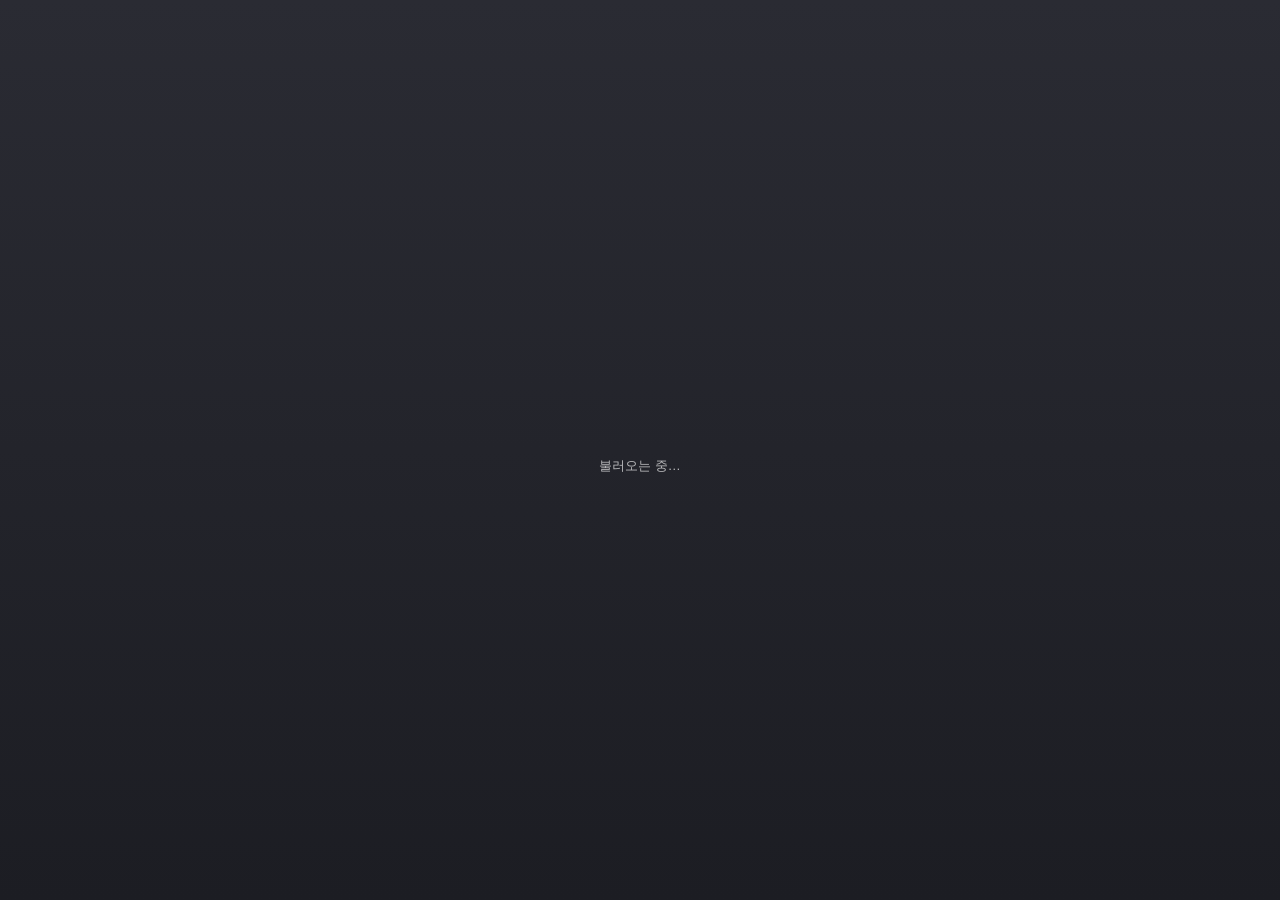
<file: app/Resources/pet.html>
<!doctype html>
<html lang="ko">
<head>
<meta charset="utf-8">
<meta name="viewport" content="width=device-width, initial-scale=1">
<title>다마고치+</title>
<link rel="stylesheet" href="tama/tama.css">
<style>
  :root {
    --text: #fff; --dim: rgba(255,255,255,.68); --faint: rgba(255,255,255,.42); --line: rgba(255,255,255,.12);
    --card: rgba(255,255,255,.07); --blue: #6aa6ff; --blue2: #4d7cf5;
    --font: -apple-system, BlinkMacSystemFont, "SF Pro Text", "Apple SD Gothic Neo", "Pretendard", sans-serif;
    --round: ui-rounded, "SF Pro Rounded", -apple-system, "Apple SD Gothic Neo", sans-serif;
  }
  * { box-sizing: border-box; }
  html, body { margin: 0; height: 100%; }
  body { font-family: var(--font); font-size: 13px; color: var(--text); background: linear-gradient(180deg, #2a2b33, #1c1d23); overflow: hidden;
    -webkit-font-smoothing: antialiased; -webkit-user-select: none; user-select: none; cursor: default; }
  html.native body { background: rgba(26, 27, 33, .55); }
  button { font: inherit; color: inherit; background: none; border: 0; padding: 0; cursor: pointer; }
  button:disabled { cursor: default; opacity: .4; }
  .num { font-variant-numeric: tabular-nums; }
  #app { position: relative; height: 100%; display: flex; flex-direction: column; padding: 34px 14px 12px; gap: 10px; }
  html.inframe #app { padding-top: 14px; }

  /* 머리 */
  .p-head { display: flex; align-items: center; gap: 10px; min-height: 46px; }
  .p-ava { width: 44px; height: 44px; border-radius: 50%; background: radial-gradient(circle at 40% 35%, #fff, #dfe9f7); display: grid; place-items: center; overflow: hidden; flex: none;
    box-shadow: 0 0 0 2px rgba(255,255,255,.18); }
  .p-ava svg { width: 150%; height: 150%; object-fit: contain; transform: translateY(14%); flex: none; }
  .p-ava img { width: 116%; height: 116%; max-width: none; object-fit: contain; transform: translateY(5%); flex: none; }
  .p-ava .egg-svg { width: 90%; height: 90%; transform: none; }
  .p-id { flex: 1; min-width: 0; }
  .p-name { font-family: var(--round); font-size: 17px; font-weight: 700; letter-spacing: -.01em; white-space: nowrap; overflow: hidden; text-overflow: ellipsis; max-width: 150px; display: inline-block; vertical-align: middle; }
  .p-pen { width: 22px; height: 22px; display: inline-grid; place-items: center; color: var(--dim); vertical-align: middle; }
  .p-pen svg { width: 14px; height: 14px; }
  .p-name-in { width: 150px; height: 28px; border-radius: 8px; border: 1.5px solid var(--blue); background: rgba(0,0,0,.25); color: #fff; padding: 0 8px; font: 600 15px var(--font); outline: none; -webkit-user-select: text; user-select: text; }
  .p-sub { display: flex; gap: 6px; align-items: center; margin-top: 3px; }
  .p-chip { height: 20px; padding: 0 9px; border-radius: 999px; background: linear-gradient(180deg, #7db2ff, #5a8ef0); font-size: 11px; font-weight: 700; display: inline-flex; align-items: center; }
  .p-chip.dead { background: #6b6f7a; }
  .p-sp { font-size: 11px; color: var(--dim); }
  .p-coin { height: 32px; padding: 0 12px 0 6px; border-radius: 999px; background: rgba(0,0,0,.35); box-shadow: inset 0 0 0 1px rgba(255,255,255,.1); display: flex; align-items: center; gap: 6px; font-weight: 700; }
  .coin-ic { width: 20px; height: 20px; flex: none; }

  /* 화면 */
  .p-main { flex: 1; min-height: 0; display: flex; flex-direction: column; gap: 10px; }
  .p-screen { position: relative; flex: 1; min-height: 170px; border-radius: 20px; overflow: hidden;
    background: linear-gradient(180deg, #9fd3ff 0%, #c8e9ff 42%, #bfe59a 43%, #8fcf6a 100%); background-size: cover; background-position: center 70%;
    box-shadow: inset 0 0 0 1px rgba(255,255,255,.35), 0 10px 26px rgba(0,0,0,.35); }
  .p-screen[style] .p-sky { display: none; }
  .p-sky { position: absolute; inset: 0; background:
      radial-gradient(60px 26px at 22% 18%, rgba(255,255,255,.95), transparent 70%),
      radial-gradient(80px 30px at 70% 12%, rgba(255,255,255,.9), transparent 70%),
      radial-gradient(160px 60px at 50% 48%, rgba(120,190,110,.6), transparent 70%); }
  .p-screen.night { filter: grayscale(.6) brightness(.7); }
  .p-screen.empty { display: grid; place-items: end center; }
  .p-pet { position: absolute; left: 50%; bottom: 6%; width: 66%; max-width: 230px; transform: translateX(-50%); transform-origin: 50% 100%; animation: idle 2.6s ease-in-out infinite; }
  .p-pet svg, .p-pet img { width: 100%; height: auto; display: block; filter: drop-shadow(0 8px 10px rgba(0,0,0,.18)); }
  .p-pet.egg { width: 34%; animation: wobble 3.2s ease-in-out infinite; }
  .p-pet img.st-baby { width: 62%; margin: 0 auto; }
  .p-pet img.st-teen { width: 82%; margin: 0 auto; }
  .fx-pet img.st-baby { width: 80%; margin: 0 auto; }
  .p-pet.egg.soon { animation-duration: 1.1s; }
  .p-pet.sad { animation-duration: 4s; filter: saturate(.8); }
  .p-pet.dead { animation: none; filter: grayscale(1) opacity(.65); }
  .p-nest { width: 70%; margin-bottom: 8%; }
  @keyframes idle { 0%, 100% { transform: translateX(-50%) scale(1, 1); } 50% { transform: translateX(-50%) translateY(-4px) scale(1.02, .98); } }
  @keyframes wobble { 0%, 70%, 100% { transform: translateX(-50%) rotate(0); } 76% { transform: translateX(-50%) rotate(-7deg); } 82% { transform: translateX(-50%) rotate(6deg); } 88% { transform: translateX(-50%) rotate(-3deg); } }
  .p-bubble { position: absolute; left: 62%; top: 16%; background: #fff; color: #3a3a46; font-weight: 700; padding: 6px 10px; border-radius: 12px; font-size: 12px; box-shadow: 0 4px 12px rgba(0,0,0,.15); animation: bob 1.8s ease-in-out infinite; }
  .p-stars { position: absolute; top: 14%; width: 100%; text-align: center; color: #fff6c8; letter-spacing: 14px; font-size: 16px; }
  @keyframes bob { 50% { transform: translateY(-4px); } }
  .p-windowbar { position: absolute; top: 0; left: 76px; right: 14px; height: 40px; display: flex; align-items: center; justify-content: space-between; gap: 8px; color: var(--dim); font-size: 11px; user-select: none; cursor: grab; }
  .p-windowbar small { font-size: 10px; color: var(--faint); }
  html.inframe .p-windowbar, html.native .p-windowbar { display: none; }
  html.native #app { padding-top: 14px; }
  #app { padding-top: 44px; }
  .p-head { gap: 8px; }
  .p-ava { width: 36px; height: 36px; }
  .p-coin { padding-right: 9px; }
  .p-screen.food-preview { flex: none; height: 125px; min-height: 125px; border-radius: 14px; box-shadow: none; }
  .food-preview .p-pet { width: 53%; max-width: 155px; bottom: 4%; }
  .food-preview .p-pet.egg { width: 22%; }
  .p-feed-motion { position: absolute; inset: 0; pointer-events: none; }
  .p-feed-food { position: absolute; width: 34px; height: 34px; left: 66%; bottom: 8%; animation: serveFood 1.6s ease both; }
  .p-feed-food img, .p-feed-food svg { width: 100%; height: 100%; object-fit: contain; }
  .p-feed-heart { position: absolute; width: 22px; height: 22px; left: 58%; top: 20%; color: #ff7f95; animation: feedHeart .6s 1s both; }
  .p-feed-heart svg { width: 100%; height: 100%; }
  .p-feed-label { position: absolute; top: 8px; left: 10px; padding: 4px 8px; border-radius: 8px; background: rgba(24,35,29,.78); color: #fff; font-size: 11px; }
  .food-preview.feeding .p-pet { animation: feedNod .5s .4s 2; }
  @keyframes feedNod { 0%,100% { transform: translateX(-50%); } 45% { transform: translateX(-50%) translateY(2px) rotate(3deg); } }
  @keyframes serveFood { 0% { transform: translateY(-9px); opacity: 0; } 20%,65% { transform: none; opacity: 1; } 100% { transform: scale(.65); opacity: 0; } }
  @keyframes feedHeart { from { transform: translateY(8px); opacity: 0; } 40% { opacity: 1; } to { transform: translateY(-10px); opacity: 0; } }
  @media (prefers-reduced-motion: reduce) { .p-feed-food, .p-feed-heart { opacity: 1; } }

  /* 상태 카드 */
  .p-card { background: rgba(0,0,0,.28); border-radius: 18px; padding: 12px 14px; box-shadow: inset 0 0 0 1px rgba(255,255,255,.08); display: flex; flex-direction: column; gap: 8px; flex: none; }
  .p-card.center { align-items: center; text-align: center; }
  .p-card p { margin: 0; }
  .p-row { display: flex; justify-content: space-between; align-items: center; gap: 8px; }
  .p-row.small { font-size: 11px; color: var(--dim); }
  .p-bar { height: 9px; border-radius: 5px; background: rgba(255,255,255,.1); overflow: hidden; }
  .p-bar i { display: block; height: 100%; border-radius: 5px; background: linear-gradient(90deg, #ffc76a, #ff9f5a); transition: width .5s; }
  .p-bar.xp i { background: linear-gradient(90deg, #6aa6ff, #4d7cf5); }
  .p-dots { display: flex; gap: 8px; }
  .p-dots i { flex: 1; height: 9px; border-radius: 5px; background: rgba(255,255,255,.12); }
  .p-dots i.on { background: linear-gradient(90deg, #ffd36e, #ffb14e); box-shadow: 0 0 10px rgba(255,190,90,.5); }
  .p-met { font-size: 12px; color: var(--dim); }
  .p-met.ok { color: #a6f0b0; font-weight: 600; }
  .p-note { font-size: 11px; color: var(--faint); line-height: 1.5; margin: 0; }
  .p-hunger { display: inline-flex; align-items: center; gap: 4px; height: 24px; padding: 0 10px; border-radius: 999px; font-size: 12px; font-weight: 700; }
  .p-hunger svg { width: 13px; height: 13px; }
  .p-hunger.ok { background: rgba(255,120,140,.18); color: #ffb3c0; box-shadow: inset 0 0 0 1px rgba(255,140,160,.35); }
  .p-hunger.warn { background: rgba(255,190,80,.18); color: #ffd18a; box-shadow: inset 0 0 0 1px rgba(255,190,80,.4); }
  .p-hunger.bad { background: rgba(255,80,80,.22); color: #ff9c9c; box-shadow: inset 0 0 0 1px rgba(255,90,90,.55); animation: pulse 1.2s ease-in-out infinite; }
  @keyframes pulse { 50% { box-shadow: inset 0 0 0 1px rgba(255,90,90,.55), 0 0 12px rgba(255,80,80,.5); } }
  .p-warn { font-size: 12px; font-weight: 700; color: #ffb0a8; background: rgba(255,80,80,.14); border-radius: 10px; padding: 6px 10px; }
  .p-hearts { display: inline-flex; gap: 3px; }
  .p-hearts i { width: 17px; height: 17px; color: rgba(255,255,255,.18); }
  .p-hearts i.on { color: #ff7f95; }
  .p-hearts svg { width: 100%; height: 100%; }
  .p-btn { height: 32px; padding: 0 14px; border-radius: 999px; background: rgba(255,255,255,.12); font-weight: 700; font-size: 12.5px; display: inline-flex; align-items: center; justify-content: center; gap: 4px; }
  .p-btn.primary { background: linear-gradient(180deg, #7db2ff, #4d7cf5); box-shadow: 0 4px 14px rgba(77,124,245,.45); }
  .p-btn.wide { width: 100%; height: 36px; }
  .p-btn .coin-ic { width: 16px; height: 16px; }

  /* 탭 */
  .p-nav { display: flex; justify-content: space-around; gap: 6px; padding-top: 2px; flex: none; }
  .p-tab { width: 62px; height: 62px; border-radius: 50%; background: rgba(255,255,255,.07); box-shadow: inset 0 0 0 1px rgba(255,255,255,.1); display: grid; place-items: center; align-content: center; gap: 1px; color: var(--dim); transition: transform .15s, background .2s; }
  .p-tab span { width: 24px; height: 24px; }
  .p-tab svg { width: 100%; height: 100%; }
  .p-tab small { font-size: 10.5px; font-weight: 700; }
  .p-tab:hover { transform: translateY(-2px); }
  .p-tab.on { color: #fff; background: radial-gradient(circle at 50% 35%, rgba(125,178,255,.55), rgba(77,124,245,.35)); box-shadow: inset 0 0 0 1.5px rgba(150,195,255,.8), 0 0 18px rgba(90,140,255,.45); }

  /* 먹이·도감·농장 스크롤 */
  .p-scroll { flex: 1; min-height: 0; overflow-y: auto; padding-right: 2px; }
  .p-h4 { margin: 4px 2px 8px; font-size: 13px; }
  .p-h4 small { display: block; font-weight: 400; font-size: 11px; color: var(--faint); margin-top: 2px; }
  .p-food { position: relative; display: flex; align-items: center; gap: 10px; padding: 8px 10px; border-radius: 14px; background: rgba(255,255,255,.06); margin-bottom: 6px; }
  .p-food-art { width: 40px; height: 40px; flex: none; }
  .p-food-art svg, .p-food-art img { width: 100%; height: 100%; object-fit: contain; }
  .p-food-txt { flex: 1; min-width: 0; display: flex; flex-direction: column; gap: 2px; }
  .p-food-txt small { color: var(--faint); font-size: 11px; line-height: 1.35; }
  .p-lack { position: absolute; right: 12px; bottom: -1px; font-style: normal; font-size: 10px; color: #ffb0a8; }
  .p-toast { position: absolute; left: 50%; bottom: 92px; transform: translate(-50%, 10px); max-width: 88%; padding: 9px 14px; border-radius: 12px; background: rgba(20,20,26,.92); box-shadow: 0 8px 24px rgba(0,0,0,.4), inset 0 0 0 1px rgba(255,255,255,.12);
    font-size: 12.5px; font-weight: 600; opacity: 0; pointer-events: none; transition: opacity .2s, transform .2s; text-align: center; z-index: 30; }
  .p-toast.show { opacity: 1; transform: translate(-50%, 0); }
  .p-wait { margin: auto; color: var(--dim); }

  /* 연출(부화·성장·떠남·농장 확인) */
  .p-fx { position: absolute; inset: 0; z-index: 20; display: flex; flex-direction: column; align-items: center; justify-content: center; gap: 12px; padding: 28px 22px;
    background: radial-gradient(circle at 50% 34%, #5a4a32 0%, #26262f 55%, #1d1d24 100%); text-align: center; animation: fadein .3s ease; }
  .p-fx.died { background: radial-gradient(circle at 50% 38%, #3a3f5a, #18181f 65%); }
  .fx-txt h3 { margin: 6px 0 6px; font-family: var(--round); font-size: 19px; }
  .fx-txt p { margin: 0 0 14px; color: var(--dim); font-size: 12.5px; line-height: 1.5; }
  .fx-btns { display: flex; gap: 8px; justify-content: center; }
  .fx-pet { width: 62%; max-width: 210px; animation: popin .7s cubic-bezier(.2,1.6,.4,1) both; }
  .fx-pet svg, .fx-pet img { width: 100%; height: auto; }
  .fx-pet.farewell { width: 48%; opacity: .92; }
  .p-fx.hatch .fx-egg { position: absolute; top: 20%; width: 34%; animation: crack 1.4s ease forwards; }
  .p-fx .fx-pet, .p-fx .fx-txt { position: relative; }
  .p-fx.hatch .fx-pet { animation-delay: 1.2s; }
  .p-fx.hatch .fx-txt { animation: fadein .5s 1.5s both; }
  .fx-burst { position: absolute; top: 14%; width: 260px; height: 260px; border-radius: 50%;
    background: repeating-conic-gradient(rgba(255,226,140,.35) 0 10deg, transparent 10deg 24deg); animation: spin 8s linear infinite, fadein 1s 1s both; mask: radial-gradient(circle, #000 30%, transparent 70%); -webkit-mask: radial-gradient(circle, #000 30%, transparent 70%); }
  @keyframes crack { 0% { transform: rotate(0); } 15% { transform: rotate(-12deg); } 30% { transform: rotate(12deg); } 45% { transform: rotate(-14deg); } 60% { transform: rotate(14deg) scale(1.05); } 80% { transform: scale(1.15); opacity: 1; } 100% { transform: scale(1.5); opacity: 0; } }
  @keyframes popin { from { transform: scale(.3) translateY(20px); opacity: 0; } to { transform: none; opacity: 1; } }
  @keyframes spin { to { transform: rotate(360deg); } }
  @keyframes fadein { from { opacity: 0; } }
  .rare { font-style: normal; font-size: 10.5px; font-weight: 800; padding: 2px 8px; border-radius: 999px; }
  .rare.c { background: rgba(255,255,255,.14); color: #e9eef7; }
  .rare.r { background: rgba(106,166,255,.25); color: #b9d6ff; }
  .rare.s { background: linear-gradient(90deg, #ffd36e, #ff9ec7); color: #4a2b10; }
  @media (prefers-reduced-motion: reduce) { *, *::before, *::after { animation: none !important; transition: none !important; } }

  .p-nav { gap: 4px; padding-top: 4px; }
  .p-tab { flex: 1; width: auto; height: 46px; border-radius: 12px; box-shadow: none; background: transparent; gap: 3px; }
  .p-tab span { width: 19px; height: 19px; }
  .p-tab.on { background: rgba(125,178,255,.16); box-shadow: none; color: #b6d3ff; }
  .p-tab:hover { transform: none; background: rgba(255,255,255,.08); }
  .p-food { gap: 8px; padding: 8px; border-radius: 10px; }
  .p-food-art { width: 34px; height: 34px; }
  .p-food-txt b { font-size: 12px; }
  .p-food-txt .num { color: var(--dim); font-weight: 400; }
  .p-food-actions { display: flex; align-items: center; gap: 4px; flex: none; }
  .p-food-actions .p-btn { height: 28px; padding: 0 10px; font-size: 11px; border-radius: 8px; }
  .p-food-actions .p-btn.primary { box-shadow: none; }
  .p-food-actions .buy { background: transparent; color: var(--dim); }
  .p-food-actions .coin-ic { width: 13px; height: 13px; }
  .p-note, .p-h4 small { color: var(--dim); }
</style>
</head>
<body>
<div id="app"></div>
<script src="tama/engine.js"></script>
<script src="tama/art.js"></script>
<script src="tama/ui.js"></script>
<script>
  const NATIVE = !!(window.webkit && window.webkit.messageHandlers && window.webkit.messageHandlers.pet);
  const INFRAME = !NATIVE && window.parent !== window;
  if (NATIVE) document.documentElement.classList.add("native");
  if (INFRAME) document.documentElement.classList.add("inframe");
  const send = (a) => {
    if (NATIVE) window.webkit.messageHandlers.pet.postMessage({ type: "petAction", action: a });
    else if (INFRAME) window.parent.postMessage({ petAction: a }, "*");
  };
  const app = TamaUI.mountPet(document.getElementById("app"), send);
  window.__petSync = (data) => app.sync(data);
  window.addEventListener("message", (e) => { if (e.data && e.data.petSync) app.sync(e.data.petSync); });
  setInterval(() => app.tick(), 30000);   // "~분 전" 글자 갱신
  app.render();
  send({ type: "ready" });
</script>
</body>
</html>
</file>
<file: app/Resources/tama/tama.css>
/* 다마고치+ 공통 스타일(메인 창 + 펫 창) */

/* 툴바 버튼의 빨간 점 */
.tama-tool { position: relative; }
.tama-dot { position: absolute; top: 5px; right: 5px; width: 9px; height: 9px; border-radius: 50%; background: #ff4d57; box-shadow: 0 0 0 2px rgba(0,0,0,.35); }
.tama-dot[hidden] { display: none; }

/* ── 둥지(오른쪽 아래) ── */
.nest[hidden] { display: none !important; }
.app.nesting .stats { display: none; }
.nest { flex: 1; min-height: 0; display: flex; flex-direction: column; padding: 16px 20px 14px; overflow: hidden; }
.nest-head { display: flex; align-items: baseline; gap: 10px; flex-wrap: wrap; }
.nest-head h3 { margin: 0; font-size: 15px; font-weight: 700; color: var(--text); }
.nest-stage { position: relative; flex: 1; min-height: 110px; margin-top: 6px; display: flex; align-items: flex-end; justify-content: center; }
.nest-art { position: absolute; left: 50%; bottom: 0; width: min(420px, 92%); transform: translateX(-50%); z-index: 1; pointer-events: none; }
.nest-art svg, .nest-art img { width: 100%; height: auto; display: block; }
.nest-eggs { position: absolute; left: 50%; bottom: calc(min(420px, 92%) * 0.16); transform: translateX(-50%); display: flex; gap: 10px; z-index: 2; align-items: flex-end; }
.nest-egg { position: relative; width: clamp(46px, 7vw, 74px); transition: transform .2s, filter .2s, opacity .3s; animation: eggIn .55s cubic-bezier(.2,1.5,.4,1) both; animation-delay: calc(var(--i) * .12s); transform-origin: 50% 90%; }
.nest-egg svg { width: 100%; height: auto; display: block; }
.nest-egg:hover { transform: translateY(-6px) rotate(-3deg); }
.nest-egg.picked { transform: translateY(-12px) scale(1.12); animation: wiggle 1.2s ease-in-out infinite; }
.nest-egg.picked::before { content: ""; position: absolute; inset: -18% -30%; border-radius: 50%; background: radial-gradient(closest-side, rgba(255,226,140,.75), rgba(255,226,140,0)); z-index: -1; }
.nest.still .nest-egg { animation: none; }
.nest.still .nest-egg.picked { animation: wiggle 1.2s ease-in-out infinite; }
.nest-egg.taking { animation: takeEgg .8s ease-in forwards; }
.nest.leaving .nest-egg:not(.taking) { animation: dropEgg .6s ease forwards; }
@keyframes eggIn { from { transform: translateY(40px) scale(.6); opacity: 0; } }
@keyframes wiggle { 0%, 100% { rotate: 0deg; } 25% { rotate: -6deg; } 75% { rotate: 6deg; } }
@keyframes takeEgg { 30% { transform: translateY(-30px) scale(1.15); } 100% { transform: translate(120px, -160px) scale(.4); opacity: 0; } }
@keyframes dropEgg { to { transform: translateY(30px) scale(.8); opacity: 0; } }
.nest-leaves { position: absolute; bottom: 8px; width: 90px; height: 60px; z-index: 3; pointer-events: none;
  background: radial-gradient(18px 26px at 30% 60%, #79c46a 60%, transparent 62%), radial-gradient(18px 26px at 55% 50%, #8fd479 60%, transparent 62%), radial-gradient(16px 22px at 78% 64%, #6bb85c 60%, transparent 62%); transform-origin: 50% 100%; }
.nest-leaves.l1 { left: calc(50% - min(210px, 46%) - 20px); }
.nest-leaves.l2 { right: calc(50% - min(210px, 46%) - 20px); transform: scaleX(-1); }
.nest.sneak .nest-leaves { animation: rustle .25s ease-in-out 4; }
.nest.sneak .nest-art { animation: rustle .3s ease-in-out 3 .2s; }
@keyframes rustle { 50% { transform: rotate(4deg) translateY(-2px); } }
.nest-leaves.l2 { animation-direction: reverse; }
.nest-zz { position: absolute; right: 14%; top: 4px; color: var(--dim); font-weight: 800; font-size: 14px; letter-spacing: 2px; animation: zz 2.4s ease-in-out infinite; z-index: 3; }
.nest-zz span { font-size: .8em; }
.nest-stage.has-eggs .nest-zz { opacity: .5; }
@keyframes zz { 50% { transform: translateY(-5px); opacity: .55; } }
.nest.sneak::after { content: "살금살금…"; position: absolute; left: 50%; top: 46%; transform: translateX(-50%); font-weight: 800; color: #fff; text-shadow: 0 2px 8px rgba(0,0,0,.5); animation: zz .5s ease-in-out infinite; z-index: 4; }
.nest { position: relative; }
/* 그림 둥지: 뒤판 위에 알, 그 위에 앞쪽 테두리만 한 번 더 그려서 알이 둥지 안에 들어앉아 보여요 */
.nest-stage.img .nest-leaves { display: none; }
.nest-stage.img .nest-art { width: min(440px, 94%); }
.nest-stage.img .nest-art.front { z-index: 3; clip-path: inset(68% 0 0 0); }
.nest-stage.img .nest-eggs { bottom: calc(min(440px, 94%) * 0.12); gap: 6px; }
.nest.sneak .nest-stage.img .nest-art.front { animation: rustle .3s ease-in-out 3 .2s; }
.nest-foot { display: flex; align-items: center; justify-content: space-between; gap: 10px; margin-top: 10px; flex-wrap: wrap; }
.nest-btns { display: flex; gap: 8px; }
@media (max-height: 720px) { .nest { padding: 12px 16px 10px; } .nest-stage { min-height: 90px; } }

/* ── 다마고치+ 시트 ── */
.tama-intro { display: flex; flex-direction: column; align-items: center; text-align: center; gap: 10px; padding: 6px 0 4px; }
.tama-intro h3 { margin: 4px 0 0; font-size: 20px; font-family: var(--round); }
.tama-intro .hint { max-width: 460px; line-height: 1.55; }
.tama-hero { display: flex; gap: 10px; align-items: flex-end; height: 110px; }
.tama-hero > svg { width: 84px; }
.tama-hero-egg { width: 78px; animation: eggIn .6s cubic-bezier(.2,1.5,.4,1) both; animation-delay: calc(var(--i) * .12s); }
.tama-hero-egg:nth-child(2) { width: 92px; }
.tama-steps { list-style: none; counter-reset: s; margin: 6px 0; padding: 0; display: grid; grid-template-columns: repeat(auto-fit, minmax(150px, 1fr)); gap: 8px; width: 100%; max-width: 820px; text-align: left; }
.tama-steps li { counter-increment: s; background: rgba(255,255,255,.06); border-radius: 14px; padding: 10px 12px 10px 38px; position: relative; display: flex; flex-direction: column; gap: 2px; }
.tama-steps li::before { content: counter(s); position: absolute; left: 10px; top: 10px; width: 20px; height: 20px; border-radius: 50%; background: rgba(255,255,255,.16); display: grid; place-items: center; font-size: 11px; font-weight: 800; }
.tama-steps b { font-size: 13px; }
.tama-steps span { font-size: 11.5px; color: var(--dim); }
.tama-action { display: flex; flex-direction: column; align-items: center; gap: 8px; min-height: 64px; margin-top: 6px; }
.tama-action .btn.primary { min-width: 200px; }
.tama-dl { width: min(380px, 80vw); display: flex; flex-direction: column; gap: 8px; align-items: center; }
.tama-dl-bar { width: 100%; height: 10px; border-radius: 5px; background: rgba(255,255,255,.12); overflow: hidden; }
.tama-dl-bar i { display: block; height: 100%; background: linear-gradient(90deg, #7db2ff, #4d7cf5); border-radius: 5px; transition: width .25s; }
.tama-err { color: #ffb0a8; font-size: 13px; line-height: 1.5; }
.tama-ask { background: rgba(255,255,255,.07); border-radius: 16px; padding: 14px 18px; display: flex; flex-direction: column; gap: 6px; align-items: center; max-width: 420px; box-shadow: inset 0 0 0 1px rgba(255,255,255,.12); }
.tama-ask p { margin: 0; font-weight: 600; line-height: 1.5; }
.tama-ask small { color: var(--dim); }
.tama-ask-btns { display: inline-flex; gap: 8px; margin-top: 6px; }
.tama-home { display: flex; flex-direction: column; gap: 14px; }
.tama-card { display: flex; align-items: center; gap: 14px; background: rgba(255,255,255,.06); border-radius: 18px; padding: 12px 16px; }
.tama-card > div:nth-child(2) { flex: 1; min-width: 0; display: flex; flex-direction: column; gap: 3px; }
.tama-card b { font-size: 16px; }
.tama-mini-art { width: 74px; height: 74px; display: grid; place-items: center; background: radial-gradient(circle at 50% 40%, rgba(255,255,255,.18), transparent 70%); border-radius: 16px; }
.tama-mini-art svg, .tama-mini-art img { width: 100%; height: 100%; object-fit: contain; }
.tama-empty { flex-direction: column; text-align: center; }
.tama-empty svg { width: 220px; }
.tama-empty p { margin: 0; color: var(--dim); }
.tama-stats { display: grid; grid-template-columns: repeat(3, 1fr); gap: 10px; }
.tama-stats > div { background: rgba(255,255,255,.06); border-radius: 16px; padding: 12px 14px; display: flex; flex-direction: column; gap: 2px; }
.tama-stats b { font-size: 22px; font-family: var(--round); }

/* ── 도감 ── */
.dex-top { display: flex; align-items: center; gap: 12px; margin-bottom: 12px; }
.dex-top b { font-size: 16px; }
.dex-bar { flex: 1; height: 8px; border-radius: 4px; background: rgba(255,255,255,.1); overflow: hidden; }
.dex-bar i { display: block; height: 100%; background: linear-gradient(90deg, #ffd36e, #ff9ec7); }
.dex-grid { display: grid; grid-template-columns: repeat(auto-fill, minmax(230px, 1fr)); gap: 10px; }
.dex-card { background: rgba(255,255,255,.05); border-radius: 16px; padding: 10px 12px; box-shadow: inset 0 0 0 1px rgba(255,255,255,.06); }
.dex-card.known { background: rgba(255,255,255,.08); }
.dex-head { display: flex; align-items: center; gap: 6px; }
.dex-head b { flex: 1; font-size: 13px; }
.dex-no { font-size: 11px; color: var(--faint); }
.dex-slots { display: grid; grid-template-columns: repeat(3, 1fr); gap: 6px; margin-top: 8px; }
.dex-slot { display: flex; flex-direction: column; align-items: center; gap: 1px; padding: 6px 2px 5px; border-radius: 12px; background: rgba(0,0,0,.18); }
.dex-slot.on { background: radial-gradient(circle at 50% 40%, rgba(255,255,255,.2), rgba(255,255,255,.05)); }
.dex-slot svg, .dex-slot img { width: 100%; height: 52px; object-fit: contain; }
.dex-lock { width: 100%; opacity: .55; }
.dex-slot span { font-size: 10.5px; font-weight: 700; }
.dex-slot small { font-size: 9.5px; color: var(--faint); }
.dex-desc { margin: 7px 0 0; font-size: 11px; line-height: 1.45; color: var(--dim); }
.pet-img.sil { filter: brightness(0) invert(1) opacity(.16); }
.dex-lock:has(.pet-img) { opacity: 1; }
.rare { font-style: normal; font-size: 10px; font-weight: 800; padding: 2px 7px; border-radius: 999px; }
.rare.c { background: rgba(255,255,255,.14); color: #e9eef7; }
.rare.r { background: rgba(106,166,255,.25); color: #b9d6ff; }
.rare.s { background: linear-gradient(90deg, #ffd36e, #ff9ec7); color: #4a2b10; }

/* ── 농장 · 추억 ── */
.farm-field { position: relative; height: 130px; border-radius: 18px; overflow: hidden; margin-bottom: 10px;
  background: linear-gradient(180deg, #a9dbff 0%, #d4efff 45%, #b7e28e 46%, #8ccc63 100%); display: flex; align-items: flex-end; justify-content: center; gap: 4px; padding: 0 10px 8px; }
.farm-field.has-img { height: 150px; background-size: cover; background-position: center 70%; }
.farm-pet { width: 70px; animation: graze 3s ease-in-out infinite; animation-delay: calc(var(--i) * -.7s); }
.farm-pet svg, .farm-pet img { width: 100%; height: auto; }
@keyframes graze { 50% { transform: translateY(-3px) rotate(-2deg); } }
.farm-list { display: flex; flex-direction: column; gap: 8px; }
.farm-row { display: flex; align-items: center; gap: 12px; background: rgba(255,255,255,.06); border-radius: 14px; padding: 8px 12px; }
.farm-row > div:nth-child(2) { flex: 1; min-width: 0; }
.farm-row.grave .farm-thumb { filter: grayscale(.8) opacity(.75); }
.farm-thumb { width: 48px; height: 48px; flex: none; }
.farm-thumb svg, .farm-thumb img { width: 100%; height: 100%; object-fit: contain; }
.farm-id { font-size: 10px; color: var(--faint); }
.tama-empty-msg { text-align: center; color: var(--dim); padding: 20px 0; }
.tama-empty-msg svg { width: 200px; }

/* 브라우저에서만: 펫 창을 화면 안의 작은 창으로 */
.pet-float { position: fixed; right: 18px; bottom: 18px; width: 340px; height: 560px; z-index: 35; border-radius: 18px; overflow: hidden; box-shadow: 0 20px 60px rgba(0,0,0,.5); }
.pet-float[hidden] { display: none; }
.pet-float iframe { width: 100%; height: 100%; border: 0; display: block; }

/* 버튼 크기(메인 창의 .btn은 패딩이 없어서 여기서 맞춰요) */
.nest .btn, .tama-intro .btn, .tama-home .btn, .tama-ask .btn { height: 36px; padding: 0 18px; font-size: 14px; border-radius: 18px; white-space: nowrap; }
.tama-action .btn.primary { height: 42px; border-radius: 21px; font-size: 15px; }

/* ── 테스트 리모컨 ── */
.tama-remote { position: fixed; top: 64px; left: 16px; z-index: 60; width: 300px; padding: 12px 14px; border-radius: 16px; font-size: 12px; color: var(--text); }
.tama-remote[hidden] { display: none; }
.tr-head { display: flex; justify-content: space-between; align-items: center; margin-bottom: 6px; font-size: 13px; }
.tr-x { border: 0; background: none; color: var(--dim); font-size: 18px; cursor: pointer; line-height: 1; }
.tr-stat { padding: 8px 10px; border-radius: 10px; background: rgba(0,0,0,.22); line-height: 1.6; margin-bottom: 8px; font-variant-numeric: tabular-nums; }
.tr-row { display: grid; grid-template-columns: 34px 1fr; gap: 6px; align-items: start; margin: 6px 0; }
.tr-row > span { color: var(--dim); padding-top: 5px; }
.tr-row > div { display: flex; flex-wrap: wrap; gap: 4px; }
.tr-row button { border: 0; border-radius: 8px; padding: 5px 8px; font: inherit; font-size: 11.5px; color: var(--text); background: rgba(255,255,255,.12); cursor: pointer; }
.tr-row button:hover { background: rgba(255,255,255,.22); }
.tr-note { margin: 8px 0 0; color: var(--dim); font-size: 10.5px; line-height: 1.45; }
.tr-open { display: flex; justify-content: center; margin-top: 14px; }
</file>
